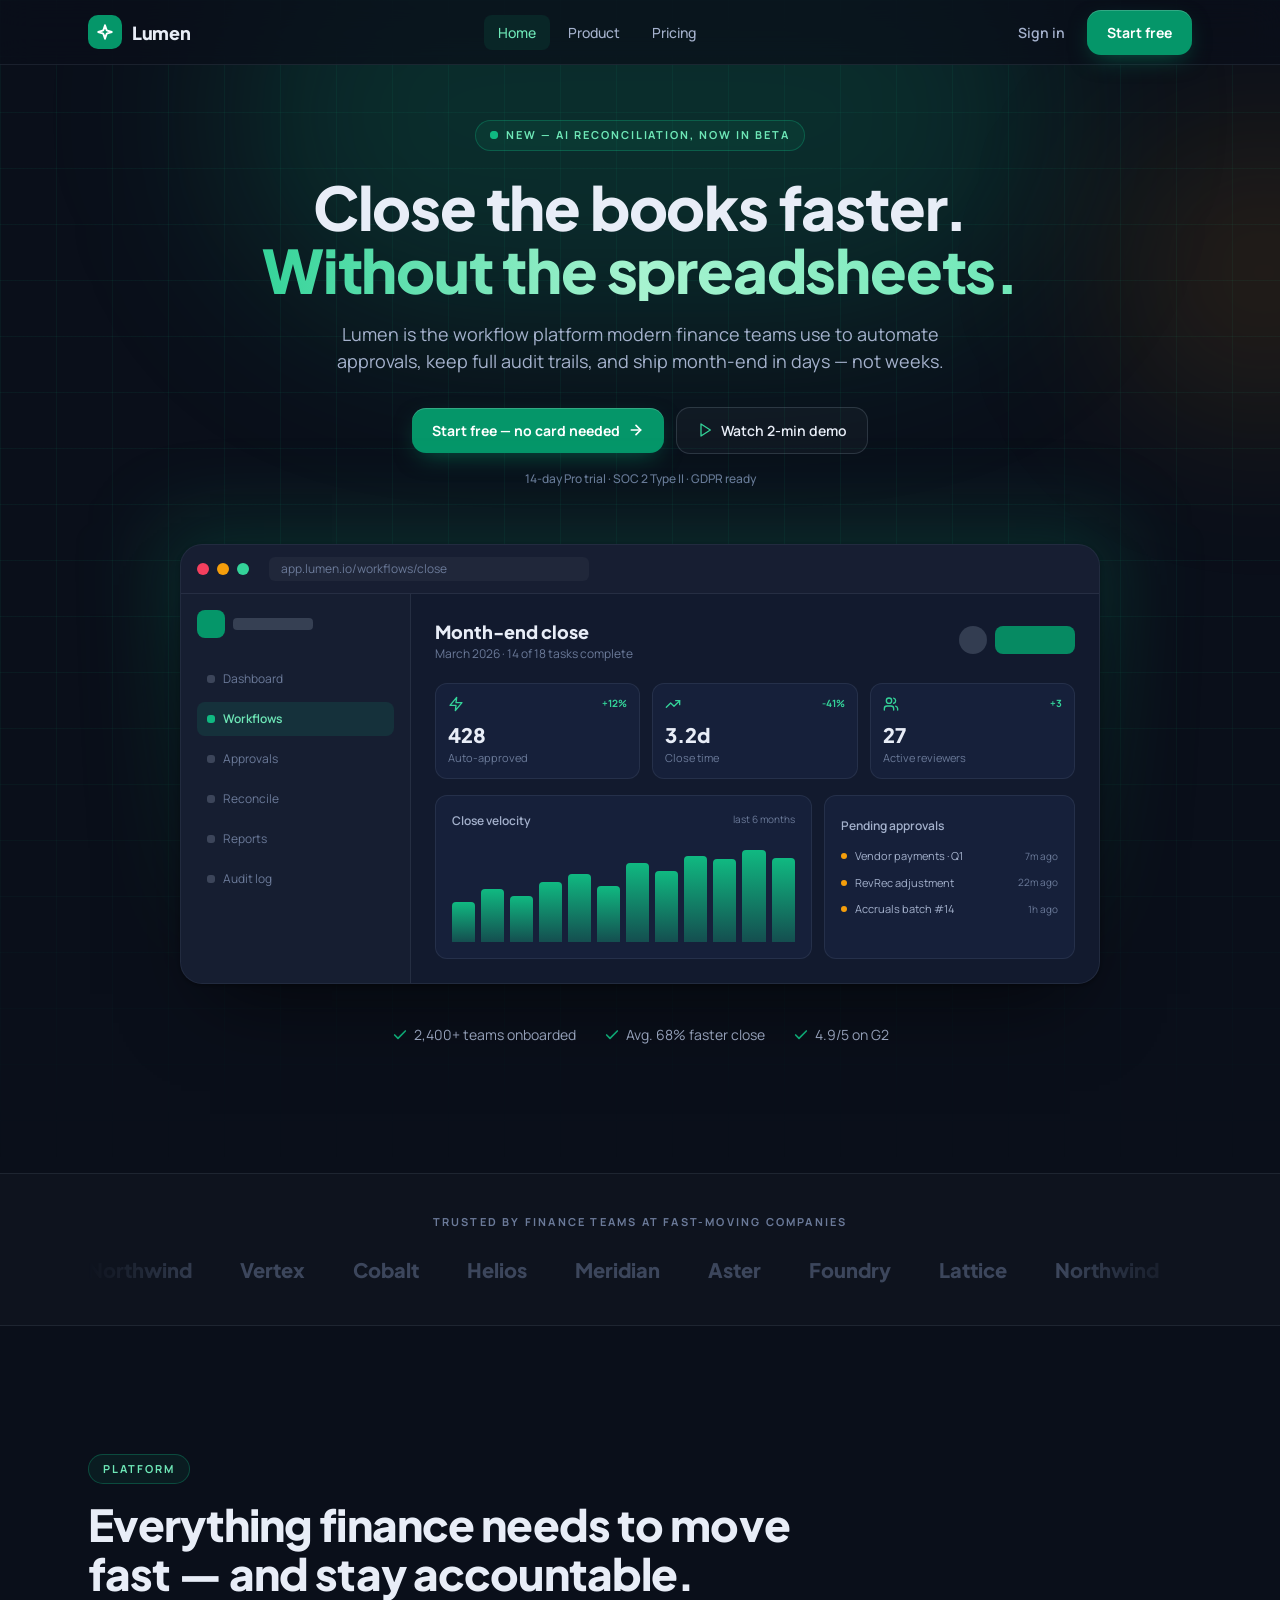
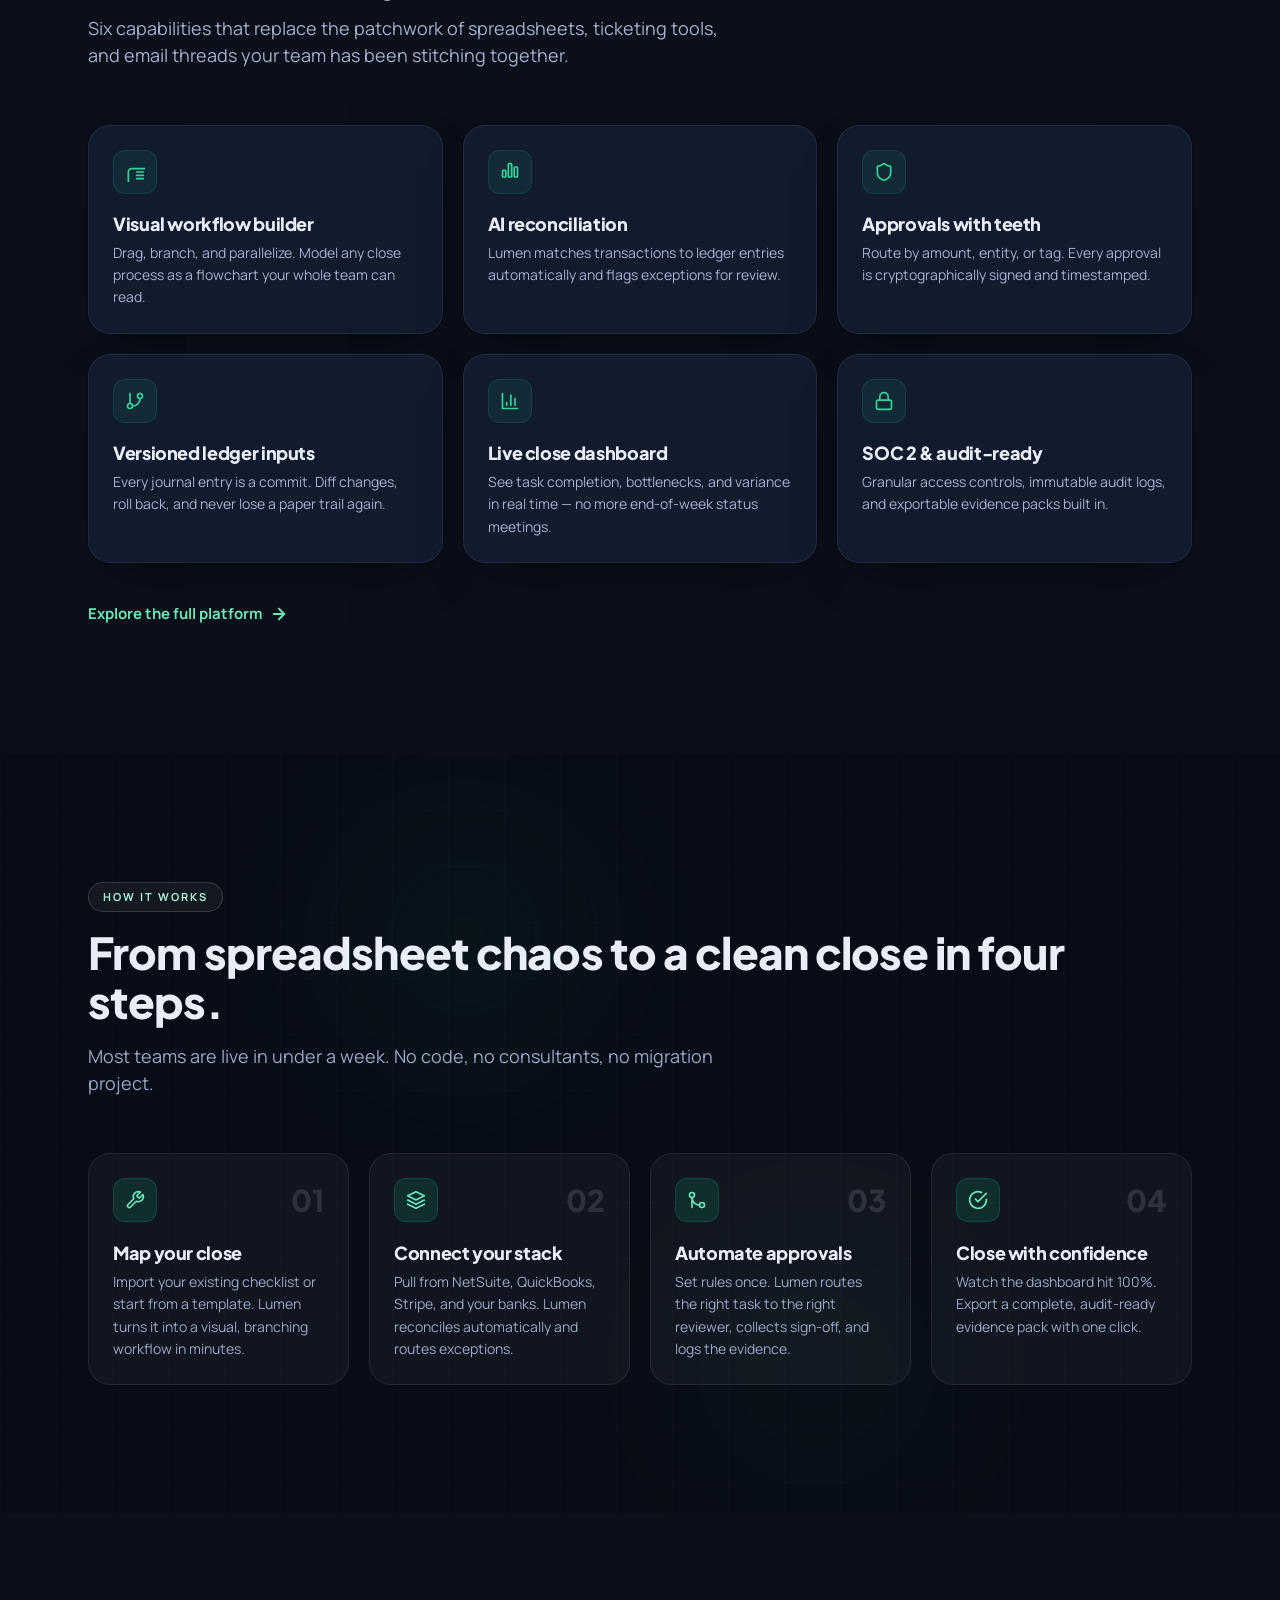
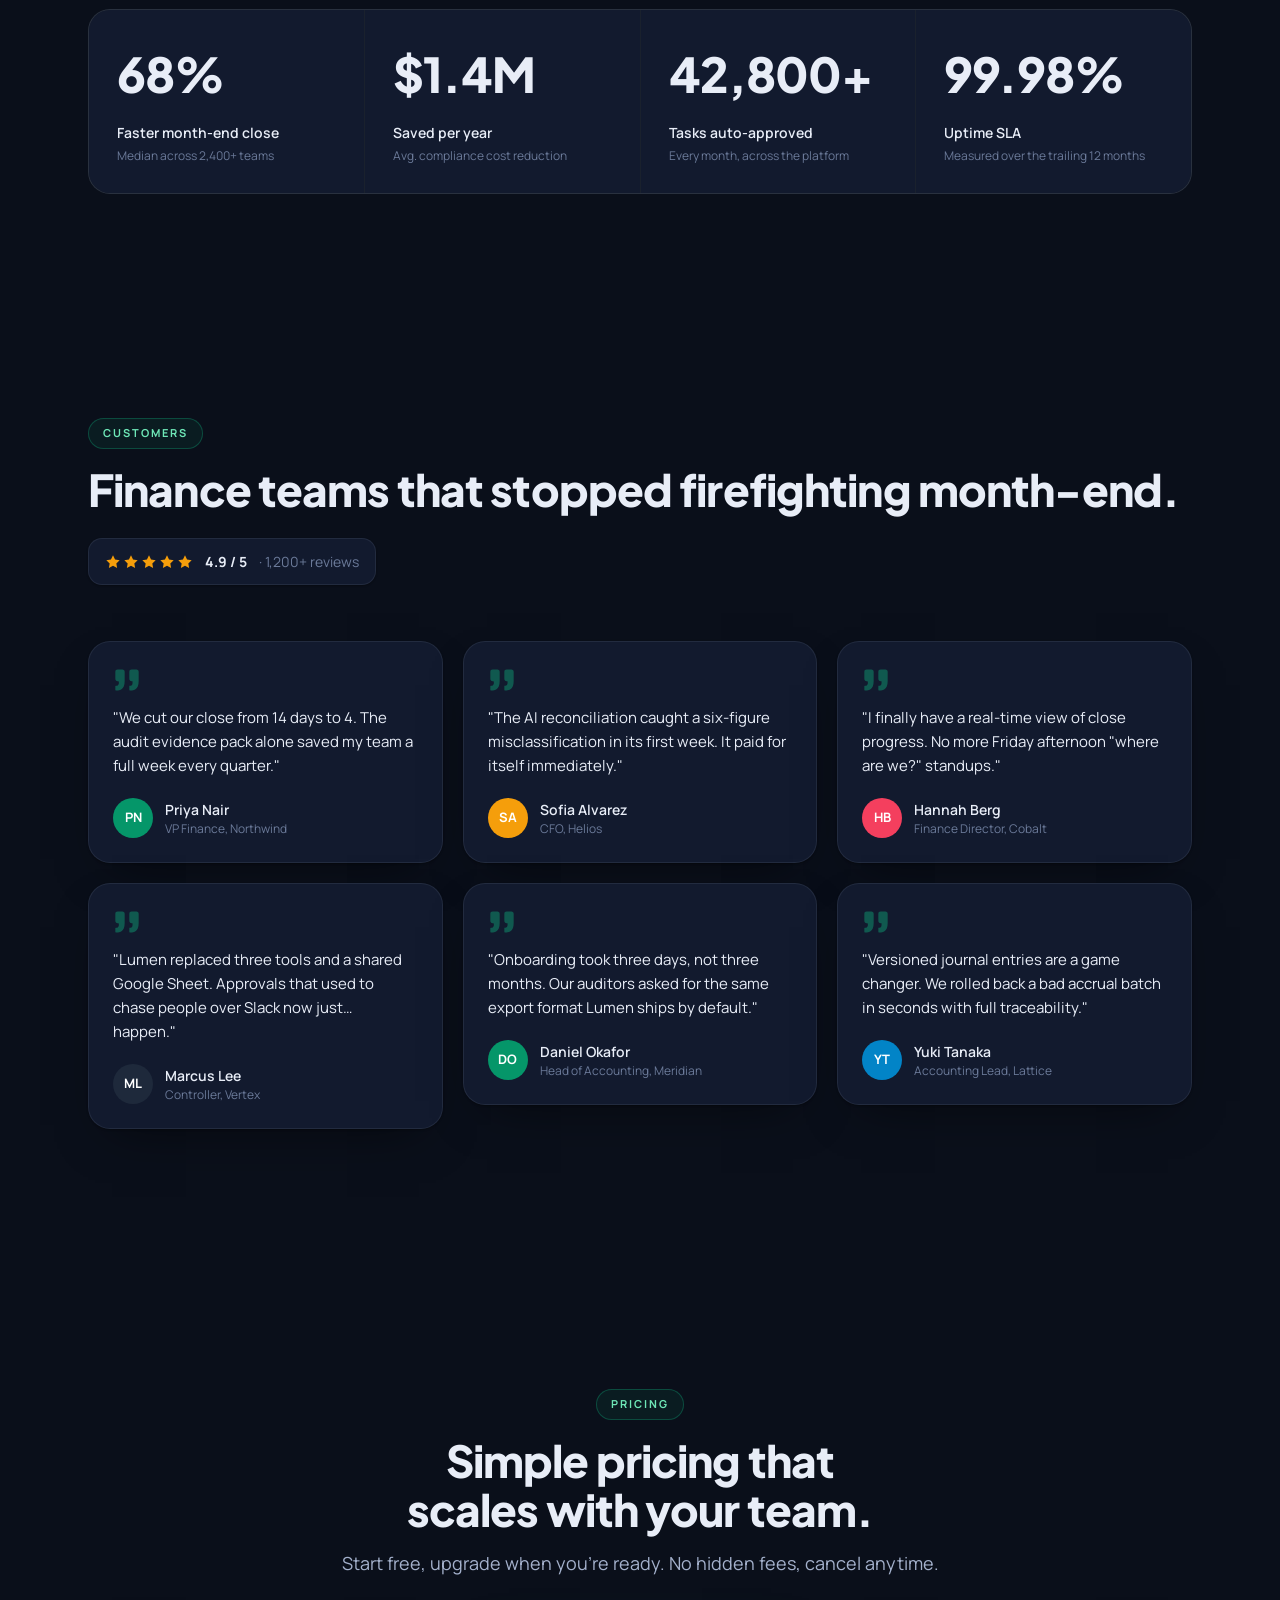
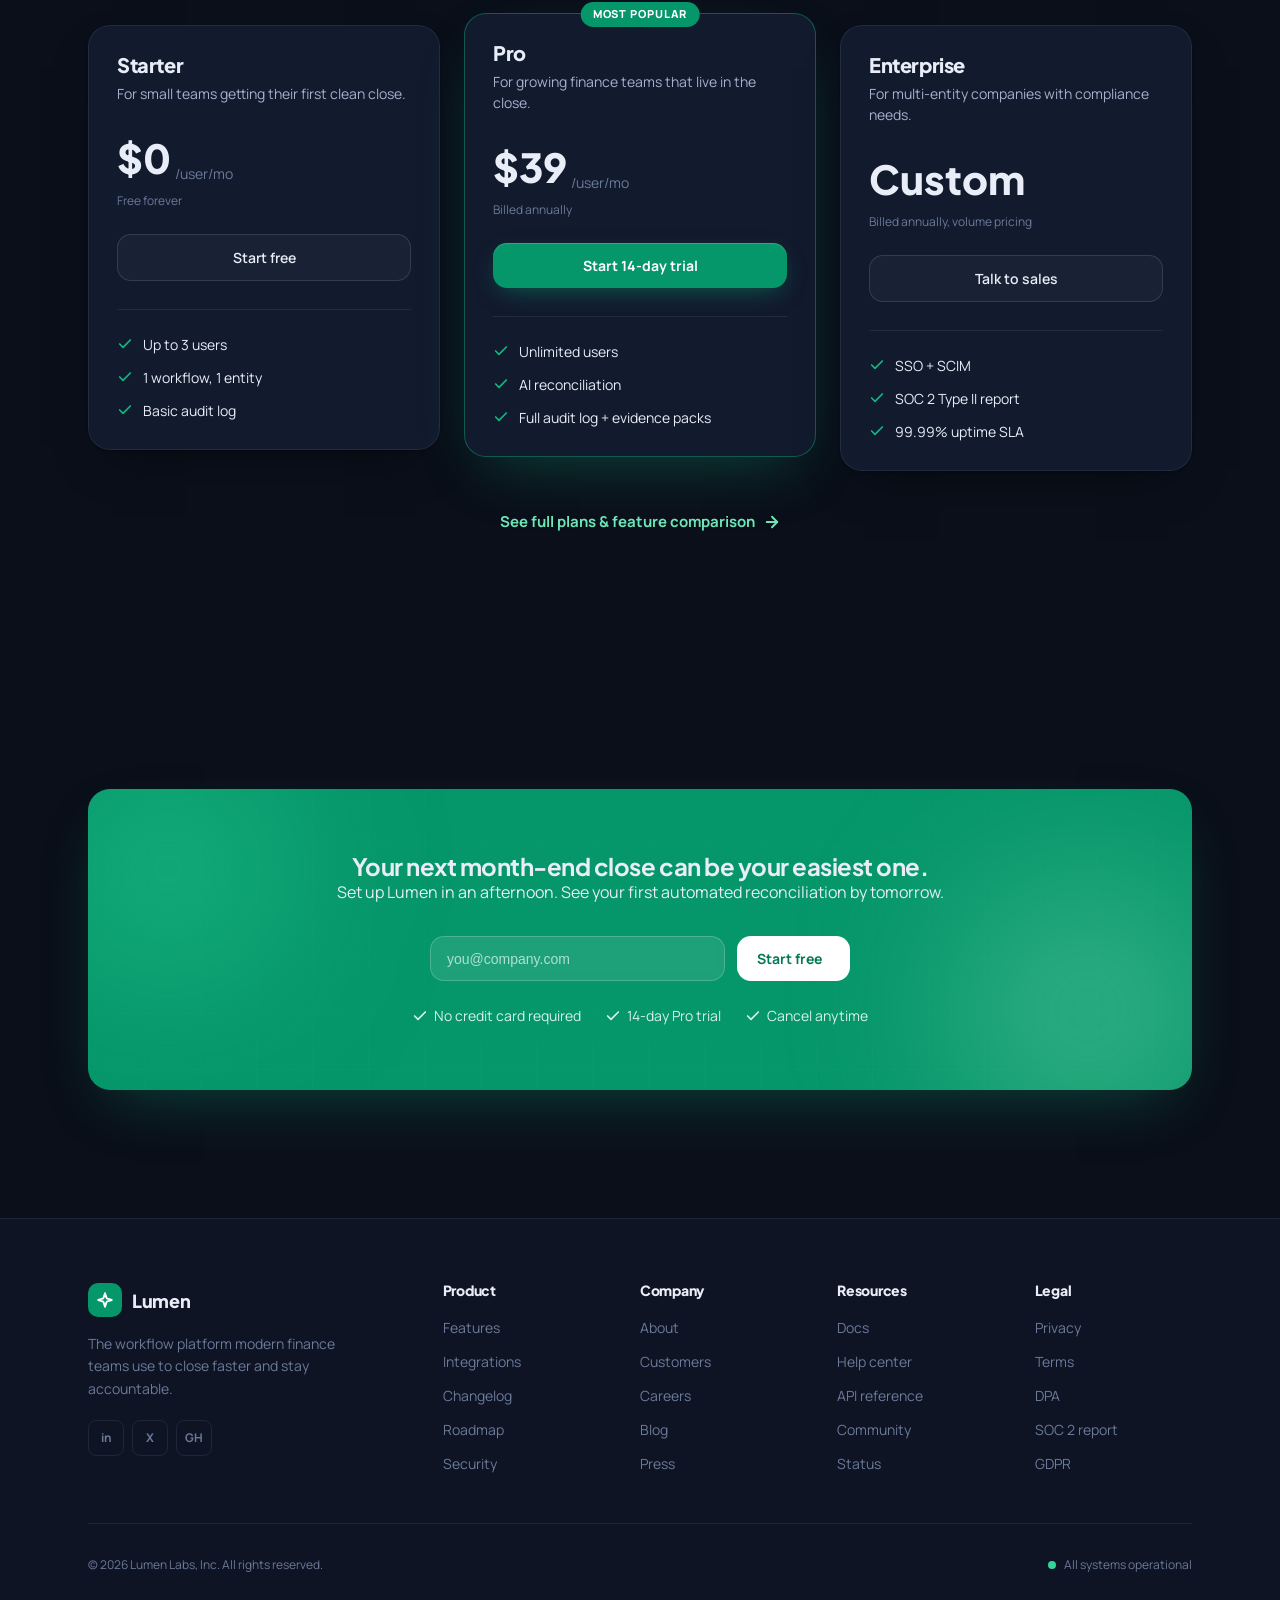
<file: index.html>
<!doctype html>
<html lang="en">
  <head>
    <!-- Google Tag Manager -->
    <script>(function(w,d,s,l,i){w[l]=w[l]||[];w[l].push({'gtm.start':
    new Date().getTime(),event:'gtm.js'});var f=d.getElementsByTagName(s)[0],
    j=d.createElement(s),dl=l!='dataLayer'?'&l='+l:'';j.async=true;j.src=
    'https://www.googletagmanager.com/gtm.js?id='+i+dl;f.parentNode.insertBefore(j,f);
    })(window,document,'script','dataLayer','GTM-N2GSK7MF');</script>
    <!-- End Google Tag Manager -->
    <!-- Google tag (gtag.js) -->
<script async src="https://www.googletagmanager.com/gtag/js?id=G-X6JFVW061M"></script>
<script>
  window.dataLayer = window.dataLayer || [];
  function gtag(){dataLayer.push(arguments);}
  gtag('js', new Date());

  gtag('config', 'G-X6JFVW061M');
</script>
    <meta charset="UTF-8" />
    <meta name="viewport" content="width=device-width, initial-scale=1.0" />
    <title>Lumen — Ship financial workflows at the speed of thought</title>
    <meta name="description" content="Lumen is the workflow platform modern finance teams use to close the books faster, automate approvals, and keep full audit trails — without spreadsheets." />
    <link rel="preconnect" href="https://fonts.googleapis.com" />
    <link rel="preconnect" href="https://fonts.gstatic.com" crossorigin />
    <link href="https://fonts.googleapis.com/css2?family=Plus+Jakarta+Sans:wght@400;500;600;700;800&family=Manrope:wght@400;500;600;700&display=swap" rel="stylesheet" />
    <link rel="stylesheet" href="style.css" />
  </head>
  <body>
    <!-- Google Tag Manager (noscript) -->
    <noscript><iframe src="https://www.googletagmanager.com/ns.html?id=GTM-N2GSK7MF"
    height="0" width="0" style="display:none;visibility:hidden"></iframe></noscript>
    <!-- End Google Tag Manager (noscript) -->
    <!-- ===== Navbar ===== -->
    <header class="navbar" id="navbar">
      <input class="nav-menu-checkbox" type="checkbox" id="navMenu" aria-label="Toggle menu" />
      <div class="container navbar-inner">
        <a href="index.html" class="brand" aria-label="Lumen home">
          <span class="brand-mark">
            <svg xmlns="http://www.w3.org/2000/svg" width="24" height="24" viewBox="0 0 24 24" fill="none" stroke="currentColor" stroke-width="2.5" stroke-linecap="round" stroke-linejoin="round"><path d="m12 3-1.9 5.8a2 2 0 0 1-1.3 1.3L3 12l5.8 1.9a2 2 0 0 1 1.3 1.3L12 21l1.9-5.8a2 2 0 0 1 1.3-1.3L21 12l-5.8-1.9a2 2 0 0 1-1.3-1.3Z"/></svg>
          </span>
          <span class="brand-name">Lumen</span>
        </a>
        <ul class="nav-links">
          <li><a href="index.html" class="active">Home</a></li>
          <li><a href="product.html">Product</a></li>
          <li><a href="pricing.html">Pricing</a></li>
        </ul>
        <div class="nav-cta">
          <a href="#" class="nav-signin">Sign in</a>
          <a href="pricing.html" class="btn-primary">Start free</a>
        </div>
        <label class="nav-toggle" for="navMenu" aria-label="Toggle menu">
          <svg class="icon-menu" xmlns="http://www.w3.org/2000/svg" width="20" height="20" viewBox="0 0 24 24" fill="none" stroke="currentColor" stroke-width="2" stroke-linecap="round" stroke-linejoin="round"><line x1="4" x2="20" y1="12" y2="12"/><line x1="4" x2="20" y1="6" y2="6"/><line x1="4" x2="20" y1="18" y2="18"/></svg>
          <svg class="icon-close" xmlns="http://www.w3.org/2000/svg" width="20" height="20" viewBox="0 0 24 24" fill="none" stroke="currentColor" stroke-width="2" stroke-linecap="round" stroke-linejoin="round"><line x1="18" y1="6" x2="6" y2="18"/><line x1="6" y1="6" x2="18" y2="18"/></svg>
        </label>
      </div>
      <div class="nav-mobile">
        <div class="nav-mobile-inner">
          <a href="index.html" class="m-link active">Home</a>
          <a href="product.html" class="m-link">Product</a>
          <a href="pricing.html" class="m-link">Pricing</a>
          <div class="m-actions">
            <a href="#" class="btn-ghost">Sign in</a>
            <a href="pricing.html" class="btn-primary">Start free</a>
          </div>
        </div>
      </div>
    </header>

    <main>
      <!-- ===== Hero ===== -->
      <section class="hero" id="top">
        <div class="hero-bg">
          <div class="grid-bg"></div>
          <div class="hero-glow-1"></div>
          <div class="hero-glow-2"></div>
        </div>
        <div class="container">
          <div class="hero-content">
            <span class="eyebrow animate-rise"><span class="dot"></span> New — AI reconciliation, now in beta</span>
            <h1 class="animate-rise delay-1">Close the books faster.
              <span class="grad">Without the spreadsheets.</span>
            </h1>
            <p class="lede animate-rise delay-2">Lumen is the workflow platform modern finance teams use to automate approvals, keep full audit trails, and ship month-end in days — not weeks.</p>
            <div class="hero-actions animate-rise delay-3">
              <a href="pricing.html" class="btn-primary">
                Start free — no card needed
                <svg xmlns="http://www.w3.org/2000/svg" width="16" height="16" viewBox="0 0 24 24" fill="none" stroke="currentColor" stroke-width="2.5" stroke-linecap="round" stroke-linejoin="round"><line x1="5" y1="12" x2="19" y2="12"/><polyline points="12 5 19 12 12 19"/></svg>
              </a>
              <a href="product.html" class="btn-ghost">
                <svg xmlns="http://www.w3.org/2000/svg" width="16" height="16" viewBox="0 0 24 24" fill="none" stroke="currentColor" stroke-width="2" stroke-linecap="round" stroke-linejoin="round" style="color:var(--brand-400)"><polygon points="6 3 20 12 6 21 6 3"/></svg>
                Watch 2-min demo
              </a>
            </div>
            <p class="hero-fine animate-rise delay-4">14-day Pro trial · SOC 2 Type II · GDPR ready</p>
          </div>

          <!-- Dashboard mock -->
          <div class="dash-wrap animate-rise delay-4">
            <div class="dash-glow"></div>
            <div class="dashboard">
              <div class="dash-bar">
                <span class="dash-dot r"></span><span class="dash-dot a"></span><span class="dash-dot g"></span>
                <div class="dash-url">app.lumen.io/workflows/close</div>
              </div>
              <div class="dash-body">
                <aside class="dash-side">
                  <div class="brand-mini"><span class="sq"></span><span class="ln"></span></div>
                  <div class="dash-nav">
                    <div class="dash-nav-item"><span class="mk"></span>Dashboard</div>
                    <div class="dash-nav-item active"><span class="mk"></span>Workflows</div>
                    <div class="dash-nav-item"><span class="mk"></span>Approvals</div>
                    <div class="dash-nav-item"><span class="mk"></span>Reconcile</div>
                    <div class="dash-nav-item"><span class="mk"></span>Reports</div>
                    <div class="dash-nav-item"><span class="mk"></span>Audit log</div>
                  </div>
                </aside>
                <div class="dash-main">
                  <div class="dash-head">
                    <div>
                      <div class="ttl">Month-end close</div>
                      <div class="sub">March 2026 · 14 of 18 tasks complete</div>
                    </div>
                    <div style="display:flex;align-items:center;gap:8px">
                      <span class="av"></span><span class="pill"></span>
                    </div>
                  </div>
                  <div class="dash-stats">
                    <div class="dash-stat">
                      <div class="dash-stat-top"><svg xmlns="http://www.w3.org/2000/svg" viewBox="0 0 24 24" fill="none" stroke="currentColor" stroke-width="2" stroke-linecap="round" stroke-linejoin="round"><polygon points="13 2 3 14 12 14 11 22 21 10 12 10 13 2"/></svg><span class="up">+12%</span></div>
                      <div class="val">428</div><div class="lbl">Auto-approved</div>
                    </div>
                    <div class="dash-stat">
                      <div class="dash-stat-top"><svg xmlns="http://www.w3.org/2000/svg" viewBox="0 0 24 24" fill="none" stroke="currentColor" stroke-width="2" stroke-linecap="round" stroke-linejoin="round"><polyline points="22 7 13.5 15.5 8.5 10.5 2 17"/><polyline points="16 7 22 7 22 13"/></svg><span class="up">-41%</span></div>
                      <div class="val">3.2d</div><div class="lbl">Close time</div>
                    </div>
                    <div class="dash-stat">
                      <div class="dash-stat-top"><svg xmlns="http://www.w3.org/2000/svg" viewBox="0 0 24 24" fill="none" stroke="currentColor" stroke-width="2" stroke-linecap="round" stroke-linejoin="round"><path d="M16 21v-2a4 4 0 0 0-4-4H6a4 4 0 0 0-4 4v2"/><circle cx="9" cy="7" r="4"/><path d="M22 21v-2a4 4 0 0 0-3-3.87"/><path d="M16 3.13a4 4 0 0 1 0 7.75"/></svg><span class="up">+3</span></div>
                      <div class="val">27</div><div class="lbl">Active reviewers</div>
                    </div>
                  </div>
                  <div class="dash-grid">
                    <div class="dash-card">
                      <div style="display:flex;justify-content:space-between"><span class="h">Close velocity</span><span class="m">last 6 months</span></div>
                      <div class="mini-chart">
                        <span class="bar" style="height:42%"></span><span class="bar" style="height:55%"></span><span class="bar" style="height:48%"></span><span class="bar" style="height:63%"></span><span class="bar" style="height:71%"></span><span class="bar" style="height:58%"></span><span class="bar" style="height:82%"></span><span class="bar" style="height:74%"></span><span class="bar" style="height:90%"></span><span class="bar" style="height:86%"></span><span class="bar" style="height:96%"></span><span class="bar" style="height:88%"></span>
                      </div>
                    </div>
                    <div class="dash-card">
                      <span class="h">Pending approvals</span>
                      <ul class="dash-list">
                        <li><span class="l"><span class="mk"></span>Vendor payments · Q1</span><span class="w">7m ago</span></li>
                        <li><span class="l"><span class="mk"></span>RevRec adjustment</span><span class="w">22m ago</span></li>
                        <li><span class="l"><span class="mk"></span>Accruals batch #14</span><span class="w">1h ago</span></li>
                      </ul>
                    </div>
                  </div>
                </div>
              </div>
            </div>
          </div>

          <div class="hero-proof animate-rise delay-4">
            <span><svg xmlns="http://www.w3.org/2000/svg" viewBox="0 0 24 24" fill="none" stroke="currentColor" stroke-width="2.5" stroke-linecap="round" stroke-linejoin="round"><polyline points="20 6 9 17 4 12"/></svg> 2,400+ teams onboarded</span>
            <span><svg xmlns="http://www.w3.org/2000/svg" viewBox="0 0 24 24" fill="none" stroke="currentColor" stroke-width="2.5" stroke-linecap="round" stroke-linejoin="round"><polyline points="20 6 9 17 4 12"/></svg> Avg. 68% faster close</span>
            <span><svg xmlns="http://www.w3.org/2000/svg" viewBox="0 0 24 24" fill="none" stroke="currentColor" stroke-width="2.5" stroke-linecap="round" stroke-linejoin="round"><polyline points="20 6 9 17 4 12"/></svg> 4.9/5 on G2</span>
          </div>
        </div>
      </section>

      <!-- ===== Logo cloud ===== -->
      <section class="logos">
        <div class="container">
          <p>Trusted by finance teams at fast-moving companies</p>
          <div class="marquee">
            <div class="marquee-track">
              <span>Northwind</span><span>Vertex</span><span>Cobalt</span><span>Helios</span><span>Meridian</span><span>Aster</span><span>Foundry</span><span>Lattice</span>
              <span>Northwind</span><span>Vertex</span><span>Cobalt</span><span>Helios</span><span>Meridian</span><span>Aster</span><span>Foundry</span><span>Lattice</span>
            </div>
          </div>
        </div>
      </section>

      <!-- ===== Features ===== -->
      <section id="features">
        <div class="container">
          <span class="eyebrow">Platform</span>
          <h2 class="section-title text-balance" style="margin-top:16px">Everything finance needs to move fast — and stay accountable.</h2>
          <p class="section-lede">Six capabilities that replace the patchwork of spreadsheets, ticketing tools, and email threads your team has been stitching together.</p>
          <div class="features-grid">
            <article class="card">
              <div class="card-ic"><svg xmlns="http://www.w3.org/2000/svg" viewBox="0 0 24 24" fill="none" stroke="currentColor" stroke-width="2" stroke-linecap="round" stroke-linejoin="round"><rect width="56" height="40" x="4" y="8" rx="4"/><path d="M14 12h8M14 16h8M14 20h8"/></svg></div>
              <h3>Visual workflow builder</h3>
              <p>Drag, branch, and parallelize. Model any close process as a flowchart your whole team can read.</p>
            </article>
            <article class="card">
              <div class="card-ic"><svg xmlns="http://www.w3.org/2000/svg" viewBox="0 0 24 24" fill="none" stroke="currentColor" stroke-width="2" stroke-linecap="round" stroke-linejoin="round"><rect width="4" height="8" x="3" y="10" rx="1"/><rect width="4" height="16" x="10" y="2" rx="1"/><rect width="4" height="12" x="17" y="6" rx="1"/></svg></div>
              <h3>AI reconciliation</h3>
              <p>Lumen matches transactions to ledger entries automatically and flags exceptions for review.</p>
            </article>
            <article class="card">
              <div class="card-ic"><svg xmlns="http://www.w3.org/2000/svg" viewBox="0 0 24 24" fill="none" stroke="currentColor" stroke-width="2" stroke-linecap="round" stroke-linejoin="round"><path d="M20 13c0 5-3.5 7.5-7.66 8.95a1 1 0 0 1-.67-.01C7.5 20.5 4 18 4 13V6a1 1 0 0 1 1-1c2 0 4.5-1.2 6.24-2.72a1.17 1.17 0 0 1 1.52 0C14.51 3.81 17 5 19 5a1 1 0 0 1 1 1Z"/></svg></div>
              <h3>Approvals with teeth</h3>
              <p>Route by amount, entity, or tag. Every approval is cryptographically signed and timestamped.</p>
            </article>
            <article class="card">
              <div class="card-ic"><svg xmlns="http://www.w3.org/2000/svg" viewBox="0 0 24 24" fill="none" stroke="currentColor" stroke-width="2" stroke-linecap="round" stroke-linejoin="round"><line x1="6" x2="6" y1="3" y2="15"/><circle cx="18" cy="6" r="3"/><circle cx="6" cy="18" r="3"/><path d="M18 9a9 9 0 0 1-9 9"/></svg></div>
              <h3>Versioned ledger inputs</h3>
              <p>Every journal entry is a commit. Diff changes, roll back, and never lose a paper trail again.</p>
            </article>
            <article class="card">
              <div class="card-ic"><svg xmlns="http://www.w3.org/2000/svg" viewBox="0 0 24 24" fill="none" stroke="currentColor" stroke-width="2" stroke-linecap="round" stroke-linejoin="round"><path d="M3 3v18h18"/><path d="M18 17V9"/><path d="M13 17V5"/><path d="M8 17v-3"/></svg></div>
              <h3>Live close dashboard</h3>
              <p>See task completion, bottlenecks, and variance in real time — no more end-of-week status meetings.</p>
            </article>
            <article class="card">
              <div class="card-ic"><svg xmlns="http://www.w3.org/2000/svg" viewBox="0 0 24 24" fill="none" stroke="currentColor" stroke-width="2" stroke-linecap="round" stroke-linejoin="round"><rect width="18" height="11" x="3" y="11" rx="2" ry="2"/><path d="M7 11V7a5 5 0 0 1 10 0v4"/></svg></div>
              <h3>SOC 2 & audit-ready</h3>
              <p>Granular access controls, immutable audit logs, and exportable evidence packs built in.</p>
            </article>
          </div>
          <a href="product.html" class="more-link">Explore the full platform <svg xmlns="http://www.w3.org/2000/svg" viewBox="0 0 24 24" fill="none" stroke="currentColor" stroke-width="2.5" stroke-linecap="round" stroke-linejoin="round"><line x1="5" y1="12" x2="19" y2="12"/><polyline points="12 5 19 12 12 19"/></svg></a>
        </div>
      </section>

      <!-- ===== How it works (preview) ===== -->
      <section id="how" class="how">
        <div class="how-bg"><div class="grid"></div><div class="how-glow-1"></div><div class="how-glow-2"></div></div>
        <div class="container">
          <span class="eyebrow">How it works</span>
          <h2 style="margin-top:16px">From spreadsheet chaos to a clean close in four steps.</h2>
          <p class="section-lede lede">Most teams are live in under a week. No code, no consultants, no migration project.</p>
          <ol class="steps">
            <li class="step">
              <div class="step-top"><span class="step-ic"><svg xmlns="http://www.w3.org/2000/svg" viewBox="0 0 24 24" fill="none" stroke="currentColor" stroke-width="2" stroke-linecap="round" stroke-linejoin="round"><path d="M14.7 6.3a1 1 0 0 0 0 1.4l1.6 1.6a1 1 0 0 0 1.4 0l3.77-3.77a6 6 0 0 1-7.94 7.94l-6.91 6.91a2.12 2.12 0 0 1-3-3l6.91-6.91a6 6 0 0 1 7.94-7.94l-3.76 3.76z"/></svg></span><span class="step-n">01</span></div>
              <h3>Map your close</h3>
              <p>Import your existing checklist or start from a template. Lumen turns it into a visual, branching workflow in minutes.</p>
            </li>
            <li class="step">
              <div class="step-top"><span class="step-ic"><svg xmlns="http://www.w3.org/2000/svg" viewBox="0 0 24 24" fill="none" stroke="currentColor" stroke-width="2" stroke-linecap="round" stroke-linejoin="round"><polygon points="12 2 2 7 12 12 22 7 12 2"/><polyline points="2 17 12 22 22 17"/><polyline points="2 12 12 17 22 12"/></svg></span><span class="step-n">02</span></div>
              <h3>Connect your stack</h3>
              <p>Pull from NetSuite, QuickBooks, Stripe, and your banks. Lumen reconciles automatically and routes exceptions.</p>
            </li>
            <li class="step">
              <div class="step-top"><span class="step-ic"><svg xmlns="http://www.w3.org/2000/svg" viewBox="0 0 24 24" fill="none" stroke="currentColor" stroke-width="2" stroke-linecap="round" stroke-linejoin="round"><circle cx="18" cy="18" r="3"/><circle cx="6" cy="6" r="3"/><path d="M6 21V9a9 9 0 0 0 9 9"/></svg></span><span class="step-n">03</span></div>
              <h3>Automate approvals</h3>
              <p>Set rules once. Lumen routes the right task to the right reviewer, collects sign-off, and logs the evidence.</p>
            </li>
            <li class="step">
              <div class="step-top"><span class="step-ic"><svg xmlns="http://www.w3.org/2000/svg" viewBox="0 0 24 24" fill="none" stroke="currentColor" stroke-width="2" stroke-linecap="round" stroke-linejoin="round"><path d="M22 11.08V12a10 10 0 1 1-5.93-9.14"/><polyline points="22 4 12 14.01 9 11.01"/></svg></span><span class="step-n">04</span></div>
              <h3>Close with confidence</h3>
              <p>Watch the dashboard hit 100%. Export a complete, audit-ready evidence pack with one click.</p>
            </li>
          </ol>
        </div>
      </section>

      <!-- ===== Stats ===== -->
      <section style="padding:96px 0">
        <div class="container">
          <div class="stats-grid">
            <div class="stat"><div class="num">68%</div><div class="lbl">Faster month-end close</div><div class="sub">Median across 2,400+ teams</div></div>
            <div class="stat"><div class="num">$1.4M</div><div class="lbl">Saved per year</div><div class="sub">Avg. compliance cost reduction</div></div>
            <div class="stat"><div class="num">42,800+</div><div class="lbl">Tasks auto-approved</div><div class="sub">Every month, across the platform</div></div>
            <div class="stat"><div class="num">99.98%</div><div class="lbl">Uptime SLA</div><div class="sub">Measured over the trailing 12 months</div></div>
          </div>
        </div>
      </section>

      <!-- ===== Testimonials ===== -->
      <section id="testimonials">
        <div class="container">
          <div class="test-head">
            <div>
              <span class="eyebrow">Customers</span>
              <h2 class="section-title text-balance" style="margin-top:16px">Finance teams that stopped firefighting month-end.</h2>
            </div>
            <div class="rating">
              <div class="stars">
                <svg xmlns="http://www.w3.org/2000/svg" viewBox="0 0 24 24" fill="currentColor"><polygon points="12 2 15.09 8.26 22 9.27 17 14.14 18.18 21.02 12 17.77 5.82 21.02 7 14.14 2 9.27 8.91 8.26 12 2"/></svg>
                <svg xmlns="http://www.w3.org/2000/svg" viewBox="0 0 24 24" fill="currentColor"><polygon points="12 2 15.09 8.26 22 9.27 17 14.14 18.18 21.02 12 17.77 5.82 21.02 7 14.14 2 9.27 8.91 8.26 12 2"/></svg>
                <svg xmlns="http://www.w3.org/2000/svg" viewBox="0 0 24 24" fill="currentColor"><polygon points="12 2 15.09 8.26 22 9.27 17 14.14 18.18 21.02 12 17.77 5.82 21.02 7 14.14 2 9.27 8.91 8.26 12 2"/></svg>
                <svg xmlns="http://www.w3.org/2000/svg" viewBox="0 0 24 24" fill="currentColor"><polygon points="12 2 15.09 8.26 22 9.27 17 14.14 18.18 21.02 12 17.77 5.82 21.02 7 14.14 2 9.27 8.91 8.26 12 2"/></svg>
                <svg xmlns="http://www.w3.org/2000/svg" viewBox="0 0 24 24" fill="currentColor"><polygon points="12 2 15.09 8.26 22 9.27 17 14.14 18.18 21.02 12 17.77 5.82 21.02 7 14.14 2 9.27 8.91 8.26 12 2"/></svg>
              </div>
              <span class="num">4.9 / 5</span><span class="rev">· 1,200+ reviews</span>
            </div>
          </div>
          <div class="test-grid">
            <figure class="test-card">
              <svg class="quote-ic" xmlns="http://www.w3.org/2000/svg" viewBox="0 0 24 24" fill="currentColor"><path d="M3 21c3 0 7-1 7-8V5c0-1.25-.756-2.017-2-2H4c-1.25 0-2 .75-2 1.972V11c0 1.25.75 2 2 2 1 0 1 0 1 1v1c0 1-1 2-2 2s-1 .008-1 1.031V20c0 1 0 1 1 1z"/><path d="M15 21c3 0 7-1 7-8V5c0-1.25-.757-2.017-2-2h-4c-1.25 0-2 .75-2 1.972V11c0 1.25.75 2 2 2h.75c0 2.25.25 4-2.75 4v3c0 1 0 1 1 1z"/></svg>
              <blockquote>"We cut our close from 14 days to 4. The audit evidence pack alone saved my team a full week every quarter."</blockquote>
              <figcaption class="test-fig"><span class="test-av" style="background:#059669">PN</span><div><div class="test-name">Priya Nair</div><div class="test-role">VP Finance, Northwind</div></div></figcaption>
            </figure>
            <figure class="test-card">
              <svg class="quote-ic" xmlns="http://www.w3.org/2000/svg" viewBox="0 0 24 24" fill="currentColor"><path d="M3 21c3 0 7-1 7-8V5c0-1.25-.756-2.017-2-2H4c-1.25 0-2 .75-2 1.972V11c0 1.25.75 2 2 2 1 0 1 0 1 1v1c0 1-1 2-2 2s-1 .008-1 1.031V20c0 1 0 1 1 1z"/><path d="M15 21c3 0 7-1 7-8V5c0-1.25-.757-2.017-2-2h-4c-1.25 0-2 .75-2 1.972V11c0 1.25.75 2 2 2h.75c0 2.25.25 4-2.75 4v3c0 1 0 1 1 1z"/></svg>
              <blockquote>"Lumen replaced three tools and a shared Google Sheet. Approvals that used to chase people over Slack now just… happen."</blockquote>
              <figcaption class="test-fig"><span class="test-av" style="background:#1e293b">ML</span><div><div class="test-name">Marcus Lee</div><div class="test-role">Controller, Vertex</div></div></figcaption>
            </figure>
            <figure class="test-card">
              <svg class="quote-ic" xmlns="http://www.w3.org/2000/svg" viewBox="0 0 24 24" fill="currentColor"><path d="M3 21c3 0 7-1 7-8V5c0-1.25-.756-2.017-2-2H4c-1.25 0-2 .75-2 1.972V11c0 1.25.75 2 2 2 1 0 1 0 1 1v1c0 1-1 2-2 2s-1 .008-1 1.031V20c0 1 0 1 1 1z"/><path d="M15 21c3 0 7-1 7-8V5c0-1.25-.757-2.017-2-2h-4c-1.25 0-2 .75-2 1.972V11c0 1.25.75 2 2 2h.75c0 2.25.25 4-2.75 4v3c0 1 0 1 1 1z"/></svg>
              <blockquote>"The AI reconciliation caught a six-figure misclassification in its first week. It paid for itself immediately."</blockquote>
              <figcaption class="test-fig"><span class="test-av" style="background:#f59e0b">SA</span><div><div class="test-name">Sofia Alvarez</div><div class="test-role">CFO, Helios</div></div></figcaption>
            </figure>
            <figure class="test-card">
              <svg class="quote-ic" xmlns="http://www.w3.org/2000/svg" viewBox="0 0 24 24" fill="currentColor"><path d="M3 21c3 0 7-1 7-8V5c0-1.25-.756-2.017-2-2H4c-1.25 0-2 .75-2 1.972V11c0 1.25.75 2 2 2 1 0 1 0 1 1v1c0 1-1 2-2 2s-1 .008-1 1.031V20c0 1 0 1 1 1z"/><path d="M15 21c3 0 7-1 7-8V5c0-1.25-.757-2.017-2-2h-4c-1.25 0-2 .75-2 1.972V11c0 1.25.75 2 2 2h.75c0 2.25.25 4-2.75 4v3c0 1 0 1 1 1z"/></svg>
              <blockquote>"Onboarding took three days, not three months. Our auditors asked for the same export format Lumen ships by default."</blockquote>
              <figcaption class="test-fig"><span class="test-av" style="background:#059669">DO</span><div><div class="test-name">Daniel Okafor</div><div class="test-role">Head of Accounting, Meridian</div></div></figcaption>
            </figure>
            <figure class="test-card">
              <svg class="quote-ic" xmlns="http://www.w3.org/2000/svg" viewBox="0 0 24 24" fill="currentColor"><path d="M3 21c3 0 7-1 7-8V5c0-1.25-.756-2.017-2-2H4c-1.25 0-2 .75-2 1.972V11c0 1.25.75 2 2 2 1 0 1 0 1 1v1c0 1-1 2-2 2s-1 .008-1 1.031V20c0 1 0 1 1 1z"/><path d="M15 21c3 0 7-1 7-8V5c0-1.25-.757-2.017-2-2h-4c-1.25 0-2 .75-2 1.972V11c0 1.25.75 2 2 2h.75c0 2.25.25 4-2.75 4v3c0 1 0 1 1 1z"/></svg>
              <blockquote>"I finally have a real-time view of close progress. No more Friday afternoon "where are we?" standups."</blockquote>
              <figcaption class="test-fig"><span class="test-av" style="background:#f43f5e">HB</span><div><div class="test-name">Hannah Berg</div><div class="test-role">Finance Director, Cobalt</div></div></figcaption>
            </figure>
            <figure class="test-card">
              <svg class="quote-ic" xmlns="http://www.w3.org/2000/svg" viewBox="0 0 24 24" fill="currentColor"><path d="M3 21c3 0 7-1 7-8V5c0-1.25-.756-2.017-2-2H4c-1.25 0-2 .75-2 1.972V11c0 1.25.75 2 2 2 1 0 1 0 1 1v1c0 1-1 2-2 2s-1 .008-1 1.031V20c0 1 0 1 1 1z"/><path d="M15 21c3 0 7-1 7-8V5c0-1.25-.757-2.017-2-2h-4c-1.25 0-2 .75-2 1.972V11c0 1.25.75 2 2 2h.75c0 2.25.25 4-2.75 4v3c0 1 0 1 1 1z"/></svg>
              <blockquote>"Versioned journal entries are a game changer. We rolled back a bad accrual batch in seconds with full traceability."</blockquote>
              <figcaption class="test-fig"><span class="test-av" style="background:#0284c7">YT</span><div><div class="test-name">Yuki Tanaka</div><div class="test-role">Accounting Lead, Lattice</div></div></figcaption>
            </figure>
          </div>
        </div>
      </section>

      <!-- ===== Pricing preview ===== -->
      <section id="pricing">
        <div class="container">
          <div class="pricing-head">
            <span class="eyebrow">Pricing</span>
            <h2 class="section-title text-balance" style="margin-top:16px">Simple pricing that scales with your team.</h2>
            <p class="section-lede">Start free, upgrade when you're ready. No hidden fees, cancel anytime.</p>
          </div>
          <div class="plans" style="margin-top:48px">
            <div class="plan">
              <h3>Starter</h3>
              <p class="tag">For small teams getting their first clean close.</p>
              <div class="plan-price"><span class="amt">$0</span><span class="per">/user/mo</span></div>
              <p class="bill">Free forever</p>
              <a href="pricing.html" class="btn-ghost">Start free</a>
              <ul class="plan-feat">
                <li><svg xmlns="http://www.w3.org/2000/svg" viewBox="0 0 24 24" fill="none" stroke="currentColor" stroke-width="2.5" stroke-linecap="round" stroke-linejoin="round"><polyline points="20 6 9 17 4 12"/></svg> Up to 3 users</li>
                <li><svg xmlns="http://www.w3.org/2000/svg" viewBox="0 0 24 24" fill="none" stroke="currentColor" stroke-width="2.5" stroke-linecap="round" stroke-linejoin="round"><polyline points="20 6 9 17 4 12"/></svg> 1 workflow, 1 entity</li>
                <li><svg xmlns="http://www.w3.org/2000/svg" viewBox="0 0 24 24" fill="none" stroke="currentColor" stroke-width="2.5" stroke-linecap="round" stroke-linejoin="round"><polyline points="20 6 9 17 4 12"/></svg> Basic audit log</li>
              </ul>
            </div>
            <div class="plan highlight">
              <span class="plan-badge">Most popular</span>
              <h3>Pro</h3>
              <p class="tag">For growing finance teams that live in the close.</p>
              <div class="plan-price"><span class="amt">$39</span><span class="per">/user/mo</span></div>
              <p class="bill">Billed annually</p>
              <a href="pricing.html" class="btn-primary">Start 14-day trial</a>
              <ul class="plan-feat">
                <li><svg xmlns="http://www.w3.org/2000/svg" viewBox="0 0 24 24" fill="none" stroke="currentColor" stroke-width="2.5" stroke-linecap="round" stroke-linejoin="round"><polyline points="20 6 9 17 4 12"/></svg> Unlimited users</li>
                <li><svg xmlns="http://www.w3.org/2000/svg" viewBox="0 0 24 24" fill="none" stroke="currentColor" stroke-width="2.5" stroke-linecap="round" stroke-linejoin="round"><polyline points="20 6 9 17 4 12"/></svg> AI reconciliation</li>
                <li><svg xmlns="http://www.w3.org/2000/svg" viewBox="0 0 24 24" fill="none" stroke="currentColor" stroke-width="2.5" stroke-linecap="round" stroke-linejoin="round"><polyline points="20 6 9 17 4 12"/></svg> Full audit log + evidence packs</li>
              </ul>
            </div>
            <div class="plan">
              <h3>Enterprise</h3>
              <p class="tag">For multi-entity companies with compliance needs.</p>
              <div class="plan-price"><span class="amt">Custom</span></div>
              <p class="bill">Billed annually, volume pricing</p>
              <a href="pricing.html" class="btn-ghost">Talk to sales</a>
              <ul class="plan-feat">
                <li><svg xmlns="http://www.w3.org/2000/svg" viewBox="0 0 24 24" fill="none" stroke="currentColor" stroke-width="2.5" stroke-linecap="round" stroke-linejoin="round"><polyline points="20 6 9 17 4 12"/></svg> SSO + SCIM</li>
                <li><svg xmlns="http://www.w3.org/2000/svg" viewBox="0 0 24 24" fill="none" stroke="currentColor" stroke-width="2.5" stroke-linecap="round" stroke-linejoin="round"><polyline points="20 6 9 17 4 12"/></svg> SOC 2 Type II report</li>
                <li><svg xmlns="http://www.w3.org/2000/svg" viewBox="0 0 24 24" fill="none" stroke="currentColor" stroke-width="2.5" stroke-linecap="round" stroke-linejoin="round"><polyline points="20 6 9 17 4 12"/></svg> 99.99% uptime SLA</li>
              </ul>
            </div>
          </div>
          <a href="pricing.html" class="more-link" style="display:flex;justify-content:center;margin-top:40px">See full plans & feature comparison <svg xmlns="http://www.w3.org/2000/svg" viewBox="0 0 24 24" fill="none" stroke="currentColor" stroke-width="2.5" stroke-linecap="round" stroke-linejoin="round"><line x1="5" y1="12" x2="19" y2="12"/><polyline points="12 5 19 12 12 19"/></svg></a>
        </div>
      </section>

      <!-- ===== CTA ===== -->
      <section id="cta">
        <div class="container">
          <div class="cta-card">
            <div class="cta-bg"><div class="grid"></div><div class="cta-glow-1"></div><div class="cta-glow-2"></div></div>
            <div class="cta-inner">
              <h2 class="text-balance">Your next month-end close can be your easiest one.</h2>
              <p class="text-balance">Set up Lumen in an afternoon. See your first automated reconciliation by tomorrow.</p>
              <form class="cta-form" action="#">
                <input type="email" required placeholder="you@company.com" aria-label="Work email" />
                <button type="submit">Start free <svg xmlns="http://www.w3.org/2000/svg" width="16" height="16" viewBox="0 0 24 24" fill="none" stroke="currentColor" stroke-width="2.5" stroke-linecap="round" stroke-linejoin="round"><line x1="5" y1="12" x2="19" y2="12"/><polyline points="12 5 19 12 12 19"/></svg></button>
              </form>
              <div class="cta-trust">
                <span><svg xmlns="http://www.w3.org/2000/svg" viewBox="0 0 24 24" fill="none" stroke="currentColor" stroke-width="2.5" stroke-linecap="round" stroke-linejoin="round"><polyline points="20 6 9 17 4 12"/></svg> No credit card required</span>
                <span><svg xmlns="http://www.w3.org/2000/svg" viewBox="0 0 24 24" fill="none" stroke="currentColor" stroke-width="2.5" stroke-linecap="round" stroke-linejoin="round"><polyline points="20 6 9 17 4 12"/></svg> 14-day Pro trial</span>
                <span><svg xmlns="http://www.w3.org/2000/svg" viewBox="0 0 24 24" fill="none" stroke="currentColor" stroke-width="2.5" stroke-linecap="round" stroke-linejoin="round"><polyline points="20 6 9 17 4 12"/></svg> Cancel anytime</span>
              </div>
            </div>
          </div>
        </div>
      </section>
    </main>

    <!-- ===== Footer ===== -->
    <footer class="footer">
      <div class="container">
        <div class="footer-grid">
          <div class="footer-brand">
            <a href="index.html" class="brand">
              <span class="brand-mark"><svg xmlns="http://www.w3.org/2000/svg" width="24" height="24" viewBox="0 0 24 24" fill="none" stroke="currentColor" stroke-width="2.5" stroke-linecap="round" stroke-linejoin="round"><path d="m12 3-1.9 5.8a2 2 0 0 1-1.3 1.3L3 12l5.8 1.9a2 2 0 0 1 1.3 1.3L12 21l1.9-5.8a2 2 0 0 1 1.3-1.3L21 12l-5.8-1.9a2 2 0 0 1-1.3-1.3Z"/></svg></span>
              <span class="brand-name">Lumen</span>
            </a>
            <p>The workflow platform modern finance teams use to close faster and stay accountable.</p>
            <div class="footer-social"><a href="#" aria-label="LinkedIn">in</a><a href="#" aria-label="X">X</a><a href="#" aria-label="GitHub">GH</a></div>
          </div>
          <div class="footer-col"><h3>Product</h3><ul><li><a href="product.html">Features</a></li><li><a href="product.html">Integrations</a></li><li><a href="#">Changelog</a></li><li><a href="#">Roadmap</a></li><li><a href="product.html">Security</a></li></ul></div>
          <div class="footer-col"><h3>Company</h3><ul><li><a href="#">About</a></li><li><a href="#">Customers</a></li><li><a href="#">Careers</a></li><li><a href="#">Blog</a></li><li><a href="#">Press</a></li></ul></div>
          <div class="footer-col"><h3>Resources</h3><ul><li><a href="#">Docs</a></li><li><a href="#">Help center</a></li><li><a href="#">API reference</a></li><li><a href="#">Community</a></li><li><a href="#">Status</a></li></ul></div>
          <div class="footer-col"><h3>Legal</h3><ul><li><a href="#">Privacy</a></li><li><a href="#">Terms</a></li><li><a href="#">DPA</a></li><li><a href="#">SOC 2 report</a></li><li><a href="#">GDPR</a></li></ul></div>
        </div>
        <div class="footer-bottom">
          <p>© 2026 Lumen Labs, Inc. All rights reserved.</p>
          <div class="footer-status"><span class="dot"></span> All systems operational</div>
        </div>
      </div>
    </footer>

  </body>
</html>
</file>
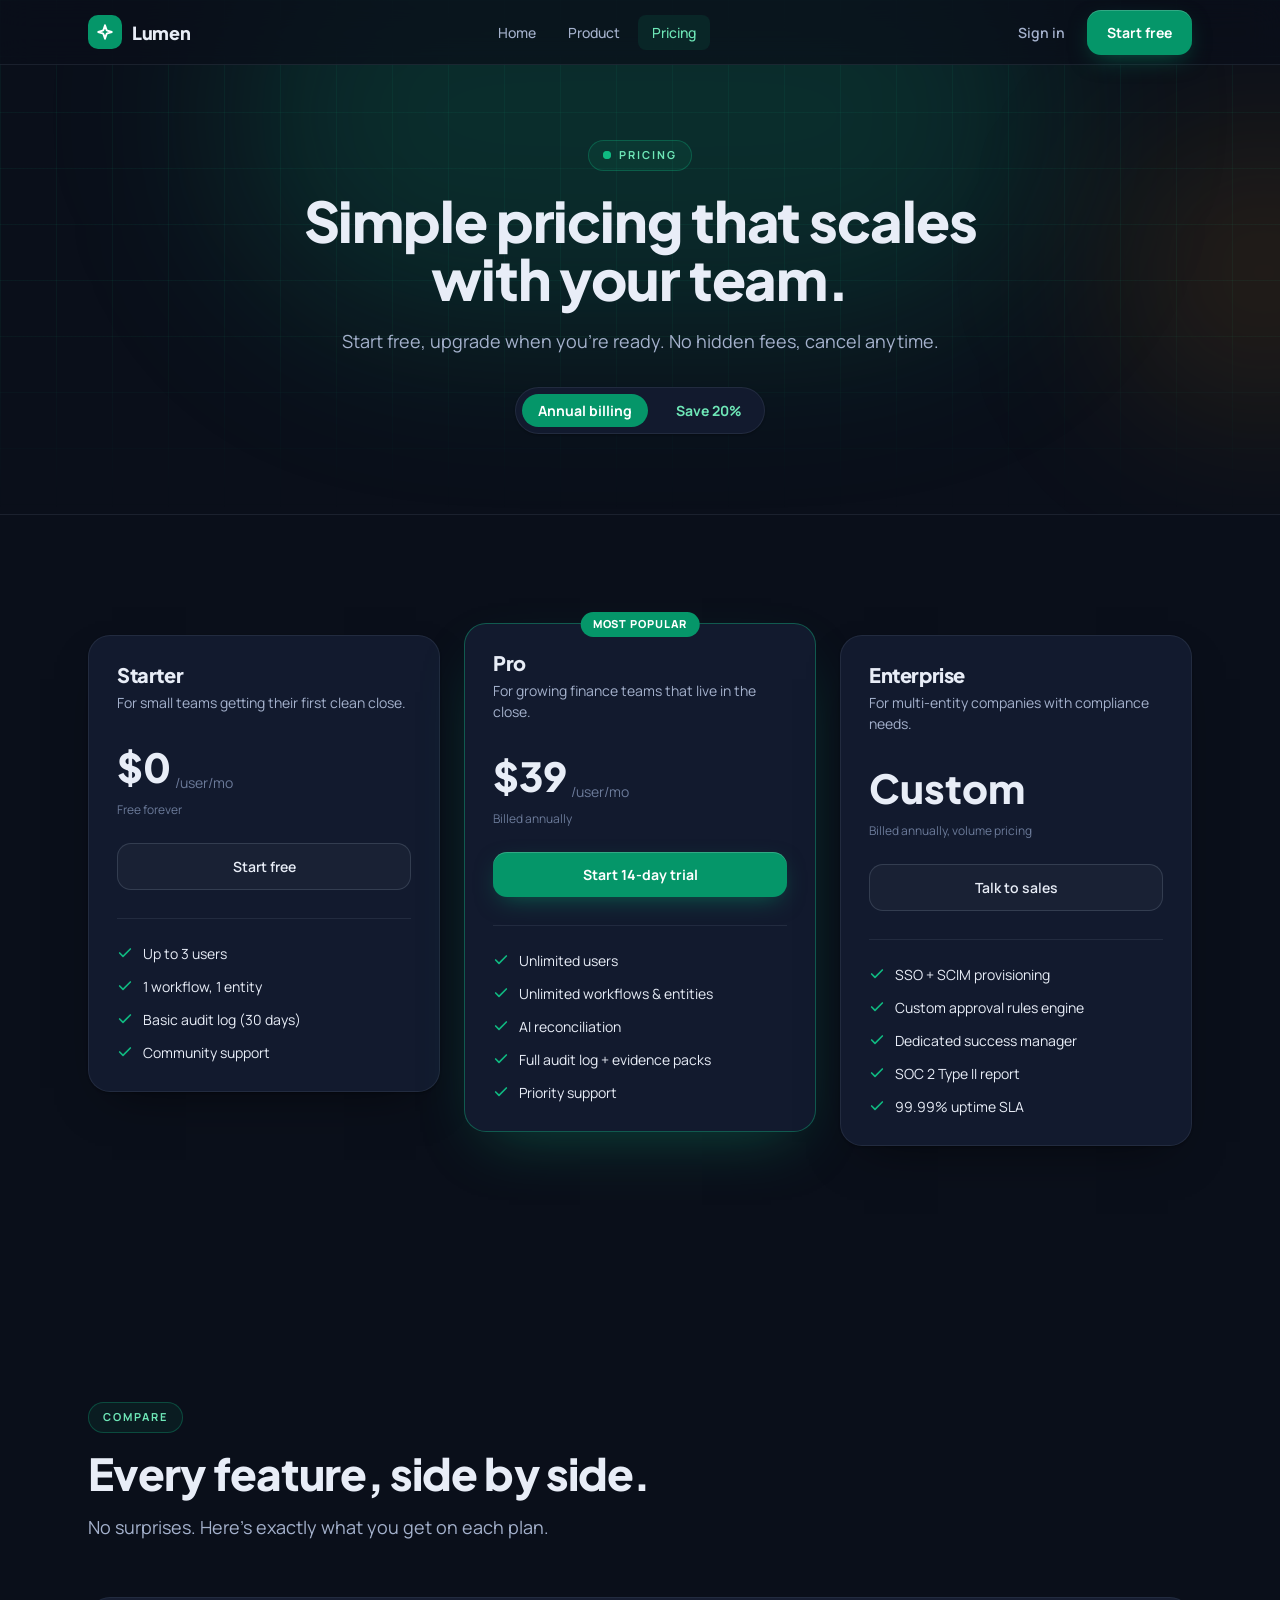
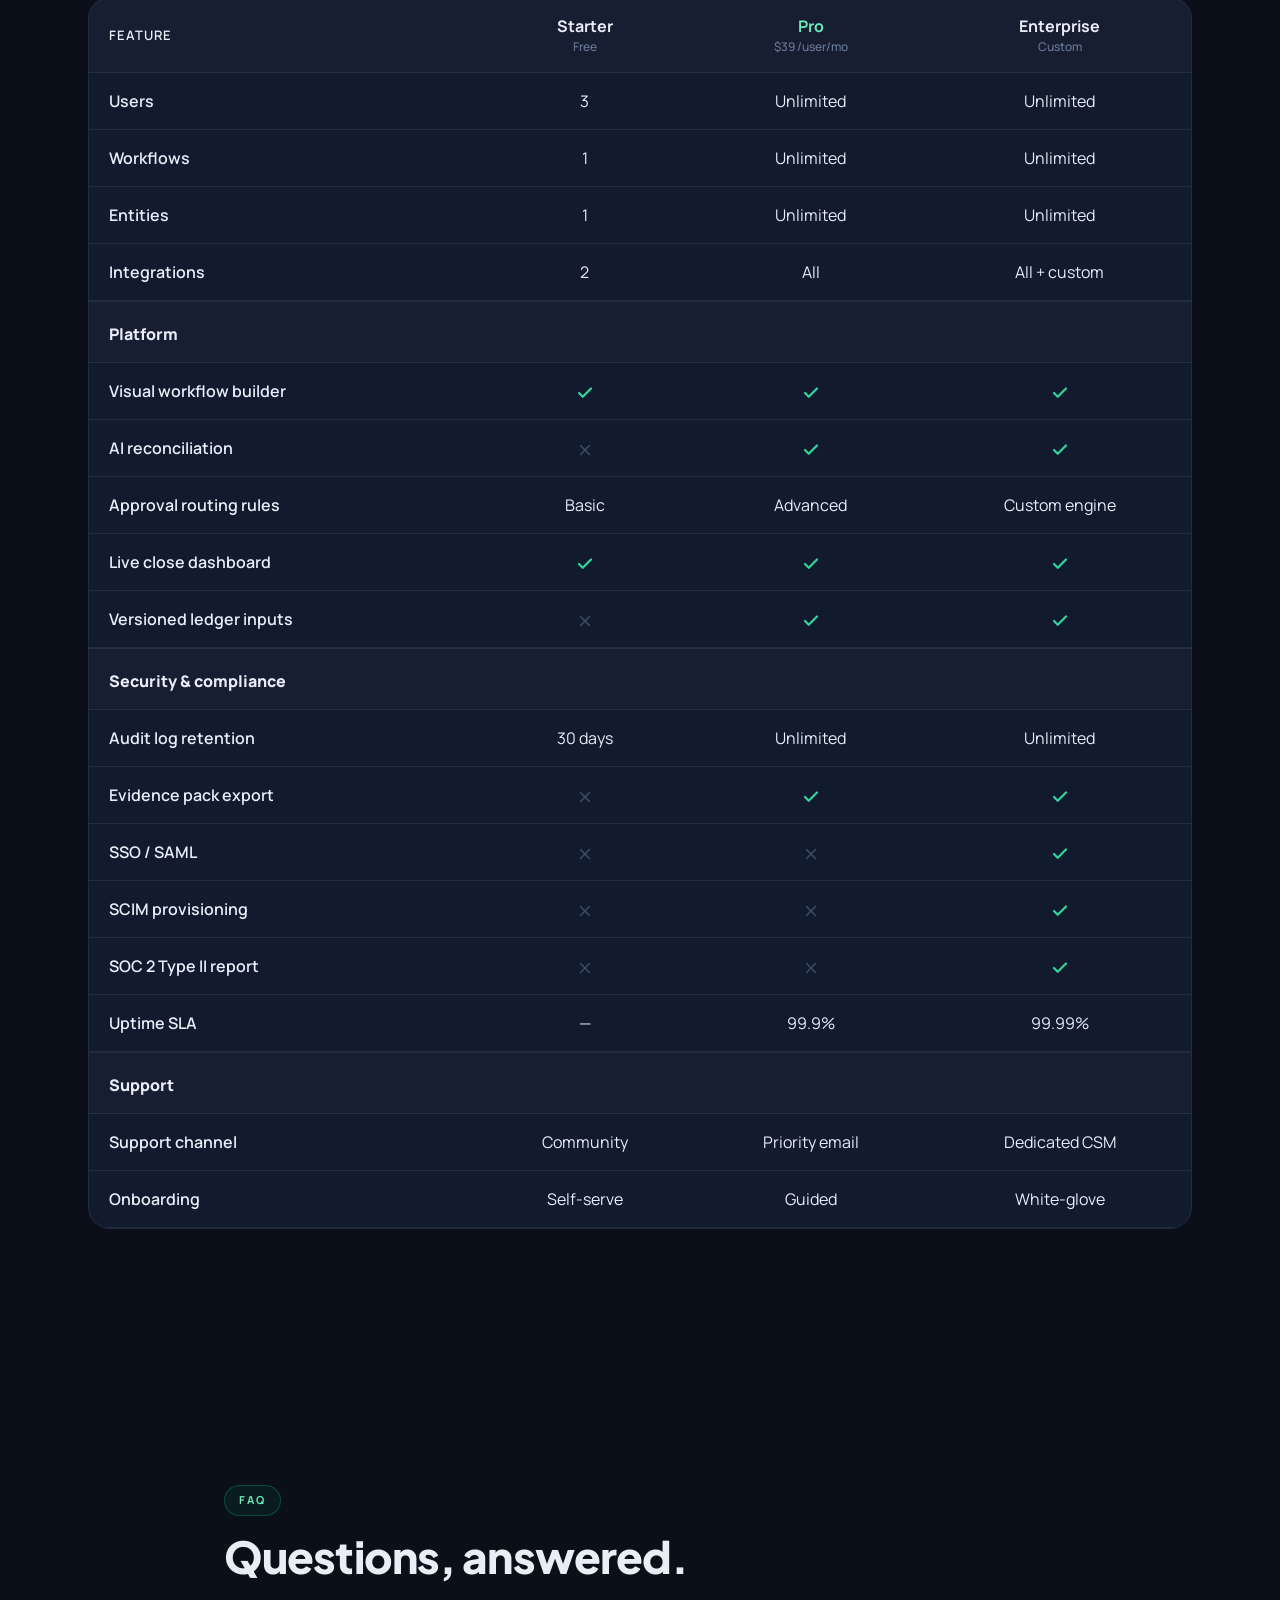
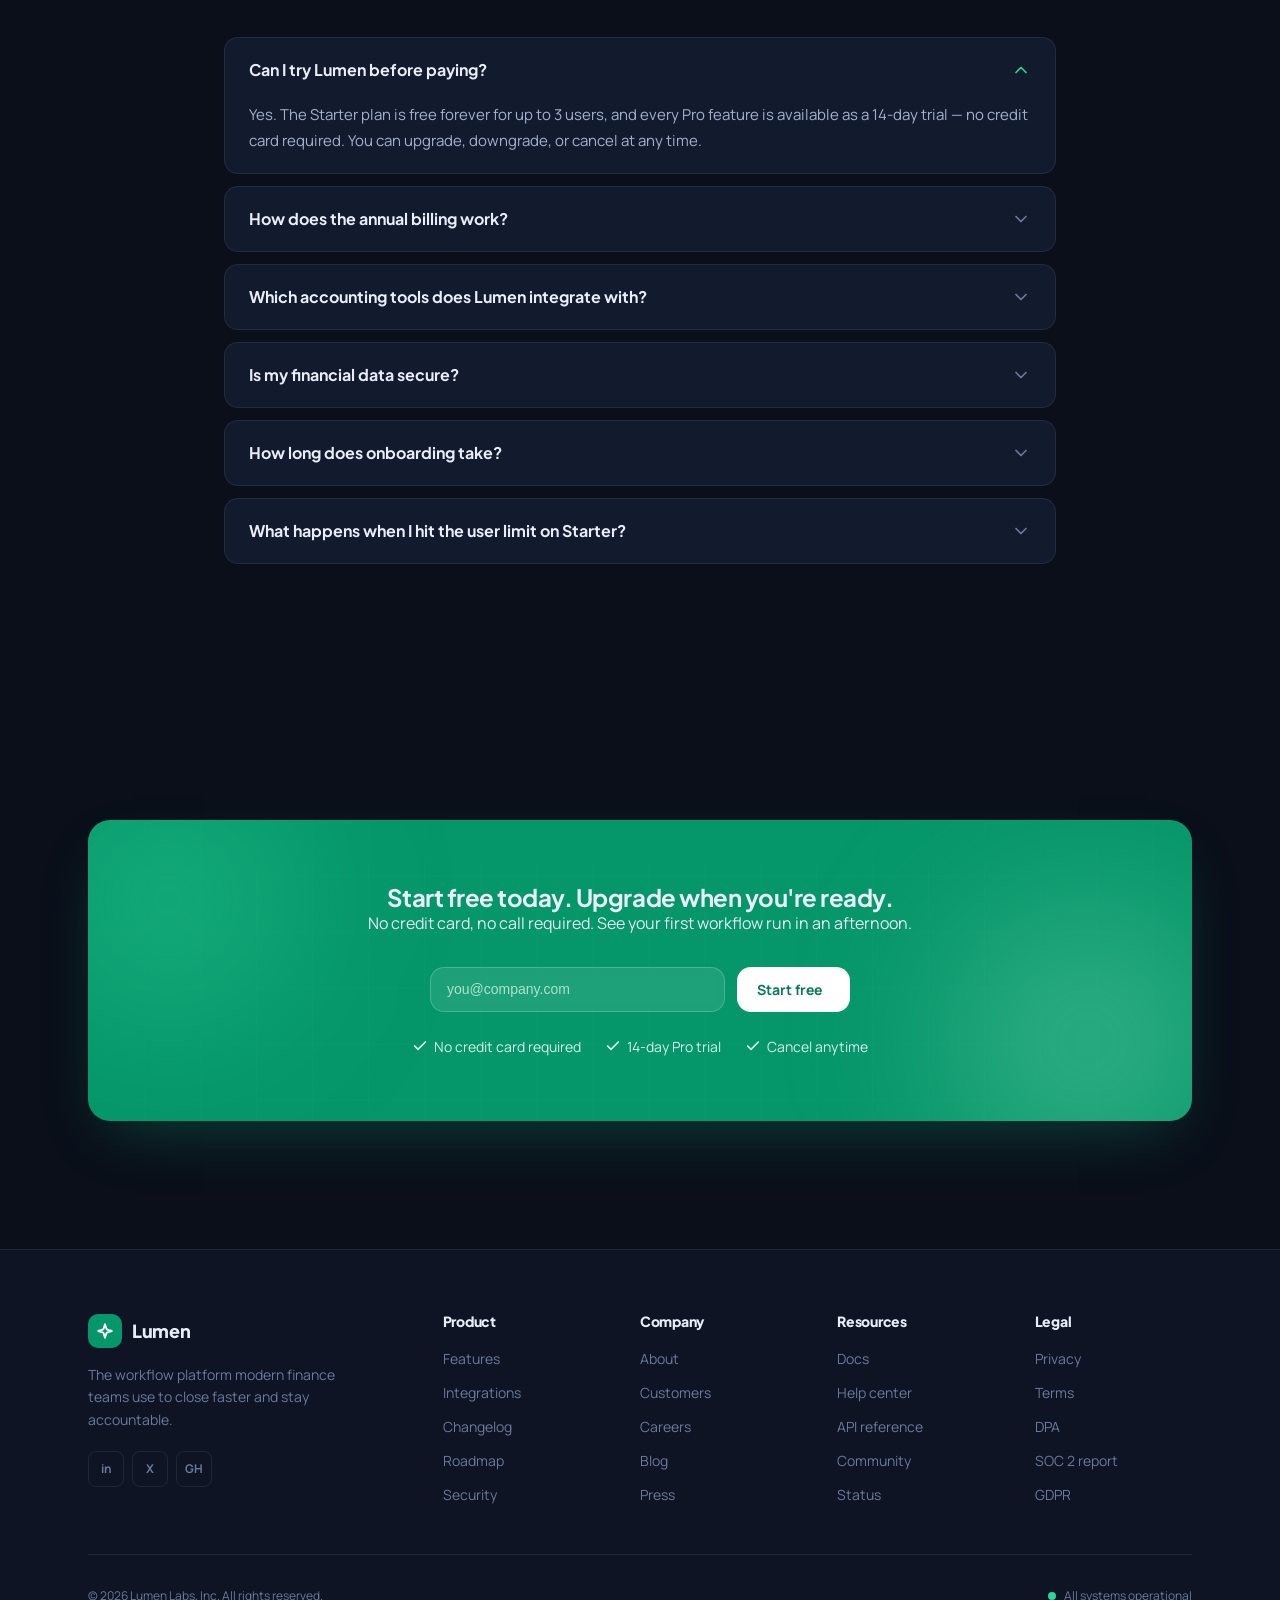
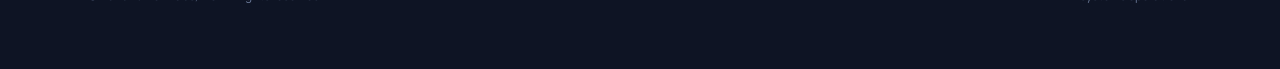
<file: pricing.html>
<!doctype html>
<html lang="en">
  <head>
    <!-- Google Tag Manager -->
    <script>(function(w,d,s,l,i){w[l]=w[l]||[];w[l].push({'gtm.start':
    new Date().getTime(),event:'gtm.js'});var f=d.getElementsByTagName(s)[0],
    j=d.createElement(s),dl=l!='dataLayer'?'&l='+l:'';j.async=true;j.src=
    'https://www.googletagmanager.com/gtm.js?id='+i+dl;f.parentNode.insertBefore(j,f);
    })(window,document,'script','dataLayer','GTM-N2GSK7MF');</script>
    <!-- End Google Tag Manager -->
    <!-- Google tag (gtag.js) -->
<script async src="https://www.googletagmanager.com/gtag/js?id=G-X6JFVW061M"></script>
<script>
  window.dataLayer = window.dataLayer || [];
  function gtag(){dataLayer.push(arguments);}
  gtag('js', new Date());

  gtag('config', 'G-X6JFVW061M');
</script>
    <meta charset="UTF-8" />
    <meta name="viewport" content="width=device-width, initial-scale=1.0" />
    <title>Pricing — Lumen</title>
    <meta name="description" content="Lumen pricing: start free, upgrade when you're ready. Compare the Starter, Pro, and Enterprise plans side by side." />
    <link rel="preconnect" href="https://fonts.googleapis.com" />
    <link rel="preconnect" href="https://fonts.gstatic.com" crossorigin />
    <link href="https://fonts.googleapis.com/css2?family=Plus+Jakarta+Sans:wght@400;500;600;700;800&family=Manrope:wght@400;500;600;700&display=swap" rel="stylesheet" />
    <link rel="stylesheet" href="style.css" />
  </head>
  <body>
    <!-- Google Tag Manager (noscript) -->
    <noscript><iframe src="https://www.googletagmanager.com/ns.html?id=GTM-N2GSK7MF"
    height="0" width="0" style="display:none;visibility:hidden"></iframe></noscript>
    <!-- End Google Tag Manager (noscript) -->
    <!-- ===== Navbar ===== -->
    <header class="navbar" id="navbar">
      <input class="nav-menu-checkbox" type="checkbox" id="navMenu" aria-label="Toggle menu" />
      <div class="container navbar-inner">
        <a href="index.html" class="brand" aria-label="Lumen home">
          <span class="brand-mark">
            <svg xmlns="http://www.w3.org/2000/svg" width="24" height="24" viewBox="0 0 24 24" fill="none" stroke="currentColor" stroke-width="2.5" stroke-linecap="round" stroke-linejoin="round"><path d="m12 3-1.9 5.8a2 2 0 0 1-1.3 1.3L3 12l5.8 1.9a2 2 0 0 1 1.3 1.3L12 21l1.9-5.8a2 2 0 0 1 1.3-1.3L21 12l-5.8-1.9a2 2 0 0 1-1.3-1.3Z"/></svg>
          </span>
          <span class="brand-name">Lumen</span>
        </a>
        <ul class="nav-links">
          <li><a href="index.html">Home</a></li>
          <li><a href="product.html">Product</a></li>
          <li><a href="pricing.html" class="active">Pricing</a></li>
        </ul>
        <div class="nav-cta">
          <a href="#" class="nav-signin">Sign in</a>
          <a href="#cta" class="btn-primary">Start free</a>
        </div>
        <label class="nav-toggle" for="navMenu" aria-label="Toggle menu">
          <svg class="icon-menu" xmlns="http://www.w3.org/2000/svg" width="20" height="20" viewBox="0 0 24 24" fill="none" stroke="currentColor" stroke-width="2" stroke-linecap="round" stroke-linejoin="round"><line x1="4" x2="20" y1="12" y2="12"/><line x1="4" x2="20" y1="6" y2="6"/><line x1="4" x2="20" y1="18" y2="18"/></svg>
          <svg class="icon-close" xmlns="http://www.w3.org/2000/svg" width="20" height="20" viewBox="0 0 24 24" fill="none" stroke="currentColor" stroke-width="2" stroke-linecap="round" stroke-linejoin="round"><line x1="18" y1="6" x2="6" y2="18"/><line x1="6" y1="6" x2="18" y2="18"/></svg>
        </label>
      </div>
      <div class="nav-mobile">
        <div class="nav-mobile-inner">
          <a href="index.html" class="m-link">Home</a>
          <a href="product.html" class="m-link">Product</a>
          <a href="pricing.html" class="m-link active">Pricing</a>
          <div class="m-actions">
            <a href="#" class="btn-ghost">Sign in</a>
            <a href="#cta" class="btn-primary">Start free</a>
          </div>
        </div>
      </div>
    </header>

    <main>
      <!-- ===== Page hero ===== -->
      <section class="page-hero">
        <div class="hero-bg">
          <div class="grid-bg"></div>
          <div class="hero-glow-1"></div>
          <div class="hero-glow-2"></div>
        </div>
        <div class="container">
          <span class="eyebrow animate-rise"><span class="dot"></span> Pricing</span>
          <h1 class="animate-rise delay-1">Simple pricing that scales with your team.</h1>
          <p class="lede animate-rise delay-2">Start free, upgrade when you're ready. No hidden fees, cancel anytime.</p>
          <div class="billing-pill animate-rise delay-3">
            <span>Annual billing</span>
            <strong>Save 20%</strong>
          </div>
        </div>
      </section>

      <!-- ===== Plans ===== -->
      <section style="padding-top:64px">
        <div class="container">
          <div class="plans">
            <div class="plan">
              <h3>Starter</h3>
              <p class="tag">For small teams getting their first clean close.</p>
              <div class="plan-price"><span class="amt">$0</span><span class="per">/user/mo</span></div>
              <p class="bill" data-bill="free">Free forever</p>
              <a href="#cta" class="btn-ghost">Start free</a>
              <ul class="plan-feat">
                <li><svg xmlns="http://www.w3.org/2000/svg" viewBox="0 0 24 24" fill="none" stroke="currentColor" stroke-width="2.5" stroke-linecap="round" stroke-linejoin="round"><polyline points="20 6 9 17 4 12"/></svg> Up to 3 users</li>
                <li><svg xmlns="http://www.w3.org/2000/svg" viewBox="0 0 24 24" fill="none" stroke="currentColor" stroke-width="2.5" stroke-linecap="round" stroke-linejoin="round"><polyline points="20 6 9 17 4 12"/></svg> 1 workflow, 1 entity</li>
                <li><svg xmlns="http://www.w3.org/2000/svg" viewBox="0 0 24 24" fill="none" stroke="currentColor" stroke-width="2.5" stroke-linecap="round" stroke-linejoin="round"><polyline points="20 6 9 17 4 12"/></svg> Basic audit log (30 days)</li>
                <li><svg xmlns="http://www.w3.org/2000/svg" viewBox="0 0 24 24" fill="none" stroke="currentColor" stroke-width="2.5" stroke-linecap="round" stroke-linejoin="round"><polyline points="20 6 9 17 4 12"/></svg> Community support</li>
              </ul>
            </div>
            <div class="plan highlight">
              <span class="plan-badge">Most popular</span>
              <h3>Pro</h3>
              <p class="tag">For growing finance teams that live in the close.</p>
              <div class="plan-price"><span class="amt">$39</span><span class="per">/user/mo</span></div>
              <p class="bill" data-bill="paid">Billed annually</p>
              <a href="#cta" class="btn-primary">Start 14-day trial</a>
              <ul class="plan-feat">
                <li><svg xmlns="http://www.w3.org/2000/svg" viewBox="0 0 24 24" fill="none" stroke="currentColor" stroke-width="2.5" stroke-linecap="round" stroke-linejoin="round"><polyline points="20 6 9 17 4 12"/></svg> Unlimited users</li>
                <li><svg xmlns="http://www.w3.org/2000/svg" viewBox="0 0 24 24" fill="none" stroke="currentColor" stroke-width="2.5" stroke-linecap="round" stroke-linejoin="round"><polyline points="20 6 9 17 4 12"/></svg> Unlimited workflows & entities</li>
                <li><svg xmlns="http://www.w3.org/2000/svg" viewBox="0 0 24 24" fill="none" stroke="currentColor" stroke-width="2.5" stroke-linecap="round" stroke-linejoin="round"><polyline points="20 6 9 17 4 12"/></svg> AI reconciliation</li>
                <li><svg xmlns="http://www.w3.org/2000/svg" viewBox="0 0 24 24" fill="none" stroke="currentColor" stroke-width="2.5" stroke-linecap="round" stroke-linejoin="round"><polyline points="20 6 9 17 4 12"/></svg> Full audit log + evidence packs</li>
                <li><svg xmlns="http://www.w3.org/2000/svg" viewBox="0 0 24 24" fill="none" stroke="currentColor" stroke-width="2.5" stroke-linecap="round" stroke-linejoin="round"><polyline points="20 6 9 17 4 12"/></svg> Priority support</li>
              </ul>
            </div>
            <div class="plan">
              <h3>Enterprise</h3>
              <p class="tag">For multi-entity companies with compliance needs.</p>
              <div class="plan-price"><span class="amt">Custom</span></div>
              <p class="bill">Billed annually, volume pricing</p>
              <a href="#cta" class="btn-ghost">Talk to sales</a>
              <ul class="plan-feat">
                <li><svg xmlns="http://www.w3.org/2000/svg" viewBox="0 0 24 24" fill="none" stroke="currentColor" stroke-width="2.5" stroke-linecap="round" stroke-linejoin="round"><polyline points="20 6 9 17 4 12"/></svg> SSO + SCIM provisioning</li>
                <li><svg xmlns="http://www.w3.org/2000/svg" viewBox="0 0 24 24" fill="none" stroke="currentColor" stroke-width="2.5" stroke-linecap="round" stroke-linejoin="round"><polyline points="20 6 9 17 4 12"/></svg> Custom approval rules engine</li>
                <li><svg xmlns="http://www.w3.org/2000/svg" viewBox="0 0 24 24" fill="none" stroke="currentColor" stroke-width="2.5" stroke-linecap="round" stroke-linejoin="round"><polyline points="20 6 9 17 4 12"/></svg> Dedicated success manager</li>
                <li><svg xmlns="http://www.w3.org/2000/svg" viewBox="0 0 24 24" fill="none" stroke="currentColor" stroke-width="2.5" stroke-linecap="round" stroke-linejoin="round"><polyline points="20 6 9 17 4 12"/></svg> SOC 2 Type II report</li>
                <li><svg xmlns="http://www.w3.org/2000/svg" viewBox="0 0 24 24" fill="none" stroke="currentColor" stroke-width="2.5" stroke-linecap="round" stroke-linejoin="round"><polyline points="20 6 9 17 4 12"/></svg> 99.99% uptime SLA</li>
              </ul>
            </div>
          </div>
        </div>
      </section>

      <!-- ===== Comparison table ===== -->
      <section>
        <div class="container">
          <span class="eyebrow">Compare</span>
          <h2 class="section-title text-balance" style="margin-top:16px">Every feature, side by side.</h2>
          <p class="section-lede">No surprises. Here's exactly what you get on each plan.</p>
          <div class="cmp-wrap">
            <table class="cmp-table">
              <thead>
                <tr>
                  <th>Feature</th>
                  <th class="plan-h">Starter<span class="ph-tag">Free</span></th>
                  <th class="plan-h highlight">Pro<span class="ph-tag">$39 /user/mo</span></th>
                  <th class="plan-h">Enterprise<span class="ph-tag">Custom</span></th>
                </tr>
              </thead>
              <tbody>
                <tr><td>Users</td><td>3</td><td>Unlimited</td><td>Unlimited</td></tr>
                <tr><td>Workflows</td><td>1</td><td>Unlimited</td><td>Unlimited</td></tr>
                <tr><td>Entities</td><td>1</td><td>Unlimited</td><td>Unlimited</td></tr>
                <tr><td>Integrations</td><td>2</td><td>All</td><td>All + custom</td></tr>

                <tr class="row-sep"><td colspan="4">Platform</td></tr>
                <tr><td>Visual workflow builder</td><td class="yes"><svg viewBox="0 0 24 24" fill="none" stroke="currentColor" stroke-width="3" stroke-linecap="round" stroke-linejoin="round"><polyline points="20 6 9 17 4 12"/></svg></td><td class="yes"><svg viewBox="0 0 24 24" fill="none" stroke="currentColor" stroke-width="3" stroke-linecap="round" stroke-linejoin="round"><polyline points="20 6 9 17 4 12"/></svg></td><td class="yes"><svg viewBox="0 0 24 24" fill="none" stroke="currentColor" stroke-width="3" stroke-linecap="round" stroke-linejoin="round"><polyline points="20 6 9 17 4 12"/></svg></td></tr>
                <tr><td>AI reconciliation</td><td class="no"><svg viewBox="0 0 24 24" fill="none" stroke="currentColor" stroke-width="2" stroke-linecap="round" stroke-linejoin="round"><line x1="18" y1="6" x2="6" y2="18"/><line x1="6" y1="6" x2="18" y2="18"/></svg></td><td class="yes"><svg viewBox="0 0 24 24" fill="none" stroke="currentColor" stroke-width="3" stroke-linecap="round" stroke-linejoin="round"><polyline points="20 6 9 17 4 12"/></svg></td><td class="yes"><svg viewBox="0 0 24 24" fill="none" stroke="currentColor" stroke-width="3" stroke-linecap="round" stroke-linejoin="round"><polyline points="20 6 9 17 4 12"/></svg></td></tr>
                <tr><td>Approval routing rules</td><td>Basic</td><td>Advanced</td><td>Custom engine</td></tr>
                <tr><td>Live close dashboard</td><td class="yes"><svg viewBox="0 0 24 24" fill="none" stroke="currentColor" stroke-width="3" stroke-linecap="round" stroke-linejoin="round"><polyline points="20 6 9 17 4 12"/></svg></td><td class="yes"><svg viewBox="0 0 24 24" fill="none" stroke="currentColor" stroke-width="3" stroke-linecap="round" stroke-linejoin="round"><polyline points="20 6 9 17 4 12"/></svg></td><td class="yes"><svg viewBox="0 0 24 24" fill="none" stroke="currentColor" stroke-width="3" stroke-linecap="round" stroke-linejoin="round"><polyline points="20 6 9 17 4 12"/></svg></td></tr>
                <tr><td>Versioned ledger inputs</td><td class="no"><svg viewBox="0 0 24 24" fill="none" stroke="currentColor" stroke-width="2" stroke-linecap="round" stroke-linejoin="round"><line x1="18" y1="6" x2="6" y2="18"/><line x1="6" y1="6" x2="18" y2="18"/></svg></td><td class="yes"><svg viewBox="0 0 24 24" fill="none" stroke="currentColor" stroke-width="3" stroke-linecap="round" stroke-linejoin="round"><polyline points="20 6 9 17 4 12"/></svg></td><td class="yes"><svg viewBox="0 0 24 24" fill="none" stroke="currentColor" stroke-width="3" stroke-linecap="round" stroke-linejoin="round"><polyline points="20 6 9 17 4 12"/></svg></td></tr>

                <tr class="row-sep"><td colspan="4">Security & compliance</td></tr>
                <tr><td>Audit log retention</td><td>30 days</td><td>Unlimited</td><td>Unlimited</td></tr>
                <tr><td>Evidence pack export</td><td class="no"><svg viewBox="0 0 24 24" fill="none" stroke="currentColor" stroke-width="2" stroke-linecap="round" stroke-linejoin="round"><line x1="18" y1="6" x2="6" y2="18"/><line x1="6" y1="6" x2="18" y2="18"/></svg></td><td class="yes"><svg viewBox="0 0 24 24" fill="none" stroke="currentColor" stroke-width="3" stroke-linecap="round" stroke-linejoin="round"><polyline points="20 6 9 17 4 12"/></svg></td><td class="yes"><svg viewBox="0 0 24 24" fill="none" stroke="currentColor" stroke-width="3" stroke-linecap="round" stroke-linejoin="round"><polyline points="20 6 9 17 4 12"/></svg></td></tr>
                <tr><td>SSO / SAML</td><td class="no"><svg viewBox="0 0 24 24" fill="none" stroke="currentColor" stroke-width="2" stroke-linecap="round" stroke-linejoin="round"><line x1="18" y1="6" x2="6" y2="18"/><line x1="6" y1="6" x2="18" y2="18"/></svg></td><td class="no"><svg viewBox="0 0 24 24" fill="none" stroke="currentColor" stroke-width="2" stroke-linecap="round" stroke-linejoin="round"><line x1="18" y1="6" x2="6" y2="18"/><line x1="6" y1="6" x2="18" y2="18"/></svg></td><td class="yes"><svg viewBox="0 0 24 24" fill="none" stroke="currentColor" stroke-width="3" stroke-linecap="round" stroke-linejoin="round"><polyline points="20 6 9 17 4 12"/></svg></td></tr>
                <tr><td>SCIM provisioning</td><td class="no"><svg viewBox="0 0 24 24" fill="none" stroke="currentColor" stroke-width="2" stroke-linecap="round" stroke-linejoin="round"><line x1="18" y1="6" x2="6" y2="18"/><line x1="6" y1="6" x2="18" y2="18"/></svg></td><td class="no"><svg viewBox="0 0 24 24" fill="none" stroke="currentColor" stroke-width="2" stroke-linecap="round" stroke-linejoin="round"><line x1="18" y1="6" x2="6" y2="18"/><line x1="6" y1="6" x2="18" y2="18"/></svg></td><td class="yes"><svg viewBox="0 0 24 24" fill="none" stroke="currentColor" stroke-width="3" stroke-linecap="round" stroke-linejoin="round"><polyline points="20 6 9 17 4 12"/></svg></td></tr>
                <tr><td>SOC 2 Type II report</td><td class="no"><svg viewBox="0 0 24 24" fill="none" stroke="currentColor" stroke-width="2" stroke-linecap="round" stroke-linejoin="round"><line x1="18" y1="6" x2="6" y2="18"/><line x1="6" y1="6" x2="18" y2="18"/></svg></td><td class="no"><svg viewBox="0 0 24 24" fill="none" stroke="currentColor" stroke-width="2" stroke-linecap="round" stroke-linejoin="round"><line x1="18" y1="6" x2="6" y2="18"/><line x1="6" y1="6" x2="18" y2="18"/></svg></td><td class="yes"><svg viewBox="0 0 24 24" fill="none" stroke="currentColor" stroke-width="3" stroke-linecap="round" stroke-linejoin="round"><polyline points="20 6 9 17 4 12"/></svg></td></tr>
                <tr><td>Uptime SLA</td><td>—</td><td>99.9%</td><td>99.99%</td></tr>

                <tr class="row-sep"><td colspan="4">Support</td></tr>
                <tr><td>Support channel</td><td>Community</td><td>Priority email</td><td>Dedicated CSM</td></tr>
                <tr><td>Onboarding</td><td>Self-serve</td><td>Guided</td><td>White-glove</td></tr>
              </tbody>
            </table>
          </div>
        </div>
      </section>

      <!-- ===== FAQ ===== -->
      <section id="faq">
        <div class="container" style="max-width:880px">
          <span class="eyebrow">FAQ</span>
          <h2 class="section-title text-balance" style="margin-top:16px">Questions, answered.</h2>
          <div class="faq-list">
            <details class="faq-item" open>
              <summary class="faq-q">Can I try Lumen before paying? <svg class="chev" xmlns="http://www.w3.org/2000/svg" viewBox="0 0 24 24" fill="none" stroke="currentColor" stroke-width="2" stroke-linecap="round" stroke-linejoin="round"><polyline points="6 9 12 15 18 9"/></svg></summary>
              <div class="faq-a"><div class="faq-a-inner">Yes. The Starter plan is free forever for up to 3 users, and every Pro feature is available as a 14-day trial — no credit card required. You can upgrade, downgrade, or cancel at any time.</div></div>
            </details>
            <details class="faq-item">
              <summary class="faq-q">How does the annual billing work? <svg class="chev" xmlns="http://www.w3.org/2000/svg" viewBox="0 0 24 24" fill="none" stroke="currentColor" stroke-width="2" stroke-linecap="round" stroke-linejoin="round"><polyline points="6 9 12 15 18 9"/></svg></summary>
              <div class="faq-a"><div class="faq-a-inner">Annual billing is charged once per year and saves you 20% versus monthly. You can switch between monthly and annual at any time, and we'll prorate the difference.</div></div>
            </details>
            <details class="faq-item">
              <summary class="faq-q">Which accounting tools does Lumen integrate with? <svg class="chev" xmlns="http://www.w3.org/2000/svg" viewBox="0 0 24 24" fill="none" stroke="currentColor" stroke-width="2" stroke-linecap="round" stroke-linejoin="round"><polyline points="6 9 12 15 18 9"/></svg></summary>
              <div class="faq-a"><div class="faq-a-inner">Lumen connects to NetSuite, QuickBooks, Xero, Sage Intacct, Stripe, Brex, Mercury, and Ramp out of the box. Enterprise customers can also build custom integrations via our API.</div></div>
            </details>
            <details class="faq-item">
              <summary class="faq-q">Is my financial data secure? <svg class="chev" xmlns="http://www.w3.org/2000/svg" viewBox="0 0 24 24" fill="none" stroke="currentColor" stroke-width="2" stroke-linecap="round" stroke-linejoin="round"><polyline points="6 9 12 15 18 9"/></svg></summary>
              <div class="faq-a"><div class="faq-a-inner">Yes. All data is encrypted at rest with AES-256 and in transit with TLS 1.2+. We're SOC 2 Type II certified and GDPR ready, with SSO/SAML and SCIM available on Enterprise.</div></div>
            </details>
            <details class="faq-item">
              <summary class="faq-q">How long does onboarding take? <svg class="chev" xmlns="http://www.w3.org/2000/svg" viewBox="0 0 24 24" fill="none" stroke="currentColor" stroke-width="2" stroke-linecap="round" stroke-linejoin="round"><polyline points="6 9 12 15 18 9"/></svg></summary>
              <div class="faq-a"><div class="faq-a-inner">Most teams are live in under a week. Start from a template, import your existing checklist, and connect your ledger — no code or consultants required.</div></div>
            </details>
            <details class="faq-item">
              <summary class="faq-q">What happens when I hit the user limit on Starter? <svg class="chev" xmlns="http://www.w3.org/2000/svg" viewBox="0 0 24 24" fill="none" stroke="currentColor" stroke-width="2" stroke-linecap="round" stroke-linejoin="round"><polyline points="6 9 12 15 18 9"/></svg></summary>
              <div class="faq-a"><div class="faq-a-inner">You'll get an in-app prompt to upgrade to Pro, which removes all user, workflow, and entity limits. Your data and workflows carry over seamlessly — nothing is lost.</div></div>
            </details>
          </div>
        </div>
      </section>

      <!-- ===== CTA ===== -->
      <section id="cta">
        <div class="container">
          <div class="cta-card">
            <div class="cta-bg"><div class="grid"></div><div class="cta-glow-1"></div><div class="cta-glow-2"></div></div>
            <div class="cta-inner">
              <h2 class="text-balance">Start free today. Upgrade when you're ready.</h2>
              <p class="text-balance">No credit card, no call required. See your first workflow run in an afternoon.</p>
              <form class="cta-form" action="#">
                <input type="email" required placeholder="you@company.com" aria-label="Work email" />
                <button type="submit">Start free <svg xmlns="http://www.w3.org/2000/svg" width="16" height="16" viewBox="0 0 24 24" fill="none" stroke="currentColor" stroke-width="2.5" stroke-linecap="round" stroke-linejoin="round"><line x1="5" y1="12" x2="19" y2="12"/><polyline points="12 5 19 12 12 19"/></svg></button>
              </form>
              <div class="cta-trust">
                <span><svg xmlns="http://www.w3.org/2000/svg" viewBox="0 0 24 24" fill="none" stroke="currentColor" stroke-width="2.5" stroke-linecap="round" stroke-linejoin="round"><polyline points="20 6 9 17 4 12"/></svg> No credit card required</span>
                <span><svg xmlns="http://www.w3.org/2000/svg" viewBox="0 0 24 24" fill="none" stroke="currentColor" stroke-width="2.5" stroke-linecap="round" stroke-linejoin="round"><polyline points="20 6 9 17 4 12"/></svg> 14-day Pro trial</span>
                <span><svg xmlns="http://www.w3.org/2000/svg" viewBox="0 0 24 24" fill="none" stroke="currentColor" stroke-width="2.5" stroke-linecap="round" stroke-linejoin="round"><polyline points="20 6 9 17 4 12"/></svg> Cancel anytime</span>
              </div>
            </div>
            </div>
        </div>
      </section>
    </main>

    <!-- ===== Footer ===== -->
    <footer class="footer">
      <div class="container">
        <div class="footer-grid">
          <div class="footer-brand">
            <a href="index.html" class="brand">
              <span class="brand-mark"><svg xmlns="http://www.w3.org/2000/svg" width="24" height="24" viewBox="0 0 24 24" fill="none" stroke="currentColor" stroke-width="2.5" stroke-linecap="round" stroke-linejoin="round"><path d="m12 3-1.9 5.8a2 2 0 0 1-1.3 1.3L3 12l5.8 1.9a2 2 0 0 1 1.3 1.3L12 21l1.9-5.8a2 2 0 0 1 1.3-1.3L21 12l-5.8-1.9a2 2 0 0 1-1.3-1.3Z"/></svg></span>
              <span class="brand-name">Lumen</span>
            </a>
            <p>The workflow platform modern finance teams use to close faster and stay accountable.</p>
            <div class="footer-social"><a href="#" aria-label="LinkedIn">in</a><a href="#" aria-label="X">X</a><a href="#" aria-label="GitHub">GH</a></div>
          </div>
          <div class="footer-col"><h3>Product</h3><ul><li><a href="product.html">Features</a></li><li><a href="product.html#integrations">Integrations</a></li><li><a href="#">Changelog</a></li><li><a href="#">Roadmap</a></li><li><a href="product.html">Security</a></li></ul></div>
          <div class="footer-col"><h3>Company</h3><ul><li><a href="#">About</a></li><li><a href="#">Customers</a></li><li><a href="#">Careers</a></li><li><a href="#">Blog</a></li><li><a href="#">Press</a></li></ul></div>
          <div class="footer-col"><h3>Resources</h3><ul><li><a href="#">Docs</a></li><li><a href="#">Help center</a></li><li><a href="#">API reference</a></li><li><a href="#">Community</a></li><li><a href="#">Status</a></li></ul></div>
          <div class="footer-col"><h3>Legal</h3><ul><li><a href="#">Privacy</a></li><li><a href="#">Terms</a></li><li><a href="#">DPA</a></li><li><a href="#">SOC 2 report</a></li><li><a href="#">GDPR</a></li></ul></div>
        </div>
        <div class="footer-bottom">
          <p>© 2026 Lumen Labs, Inc. All rights reserved.</p>
          <div class="footer-status"><span class="dot"></span> All systems operational</div>
        </div>
      </div>
    </footer>

  </body>
</html>
</file>
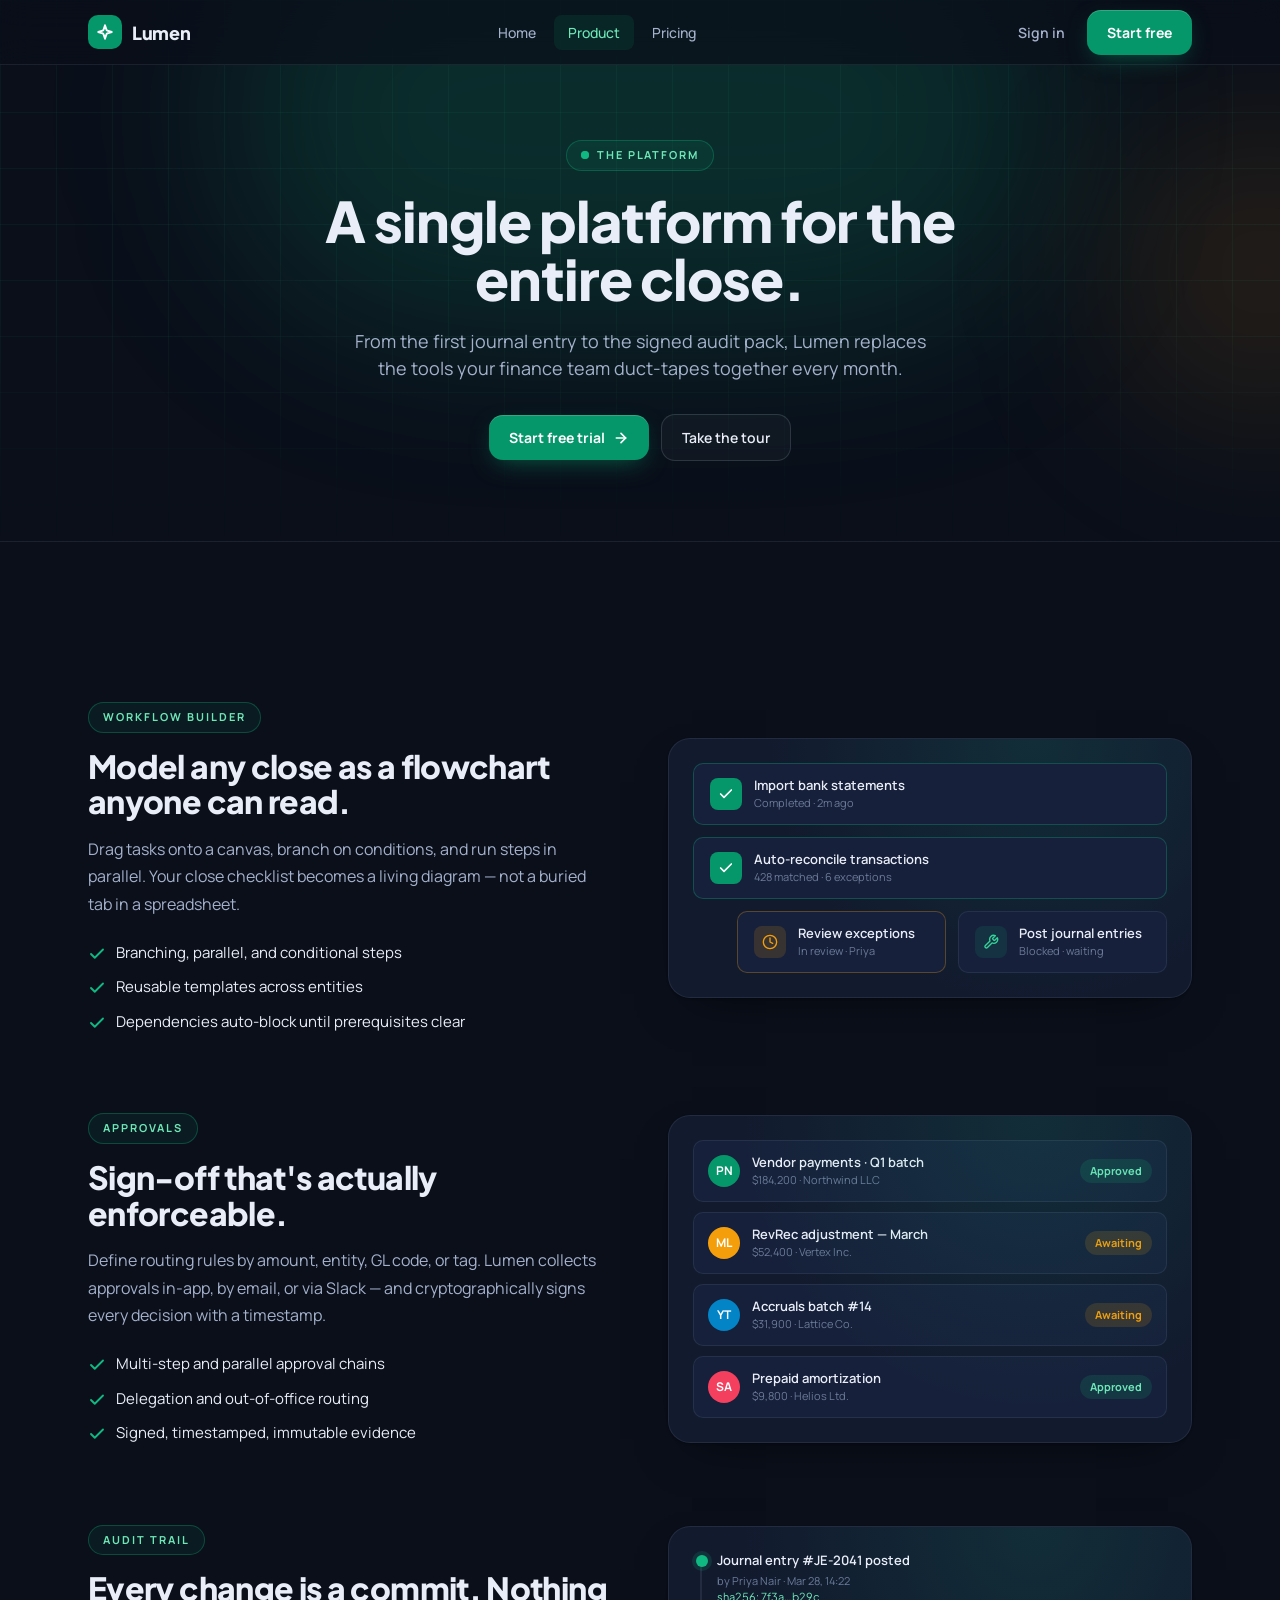
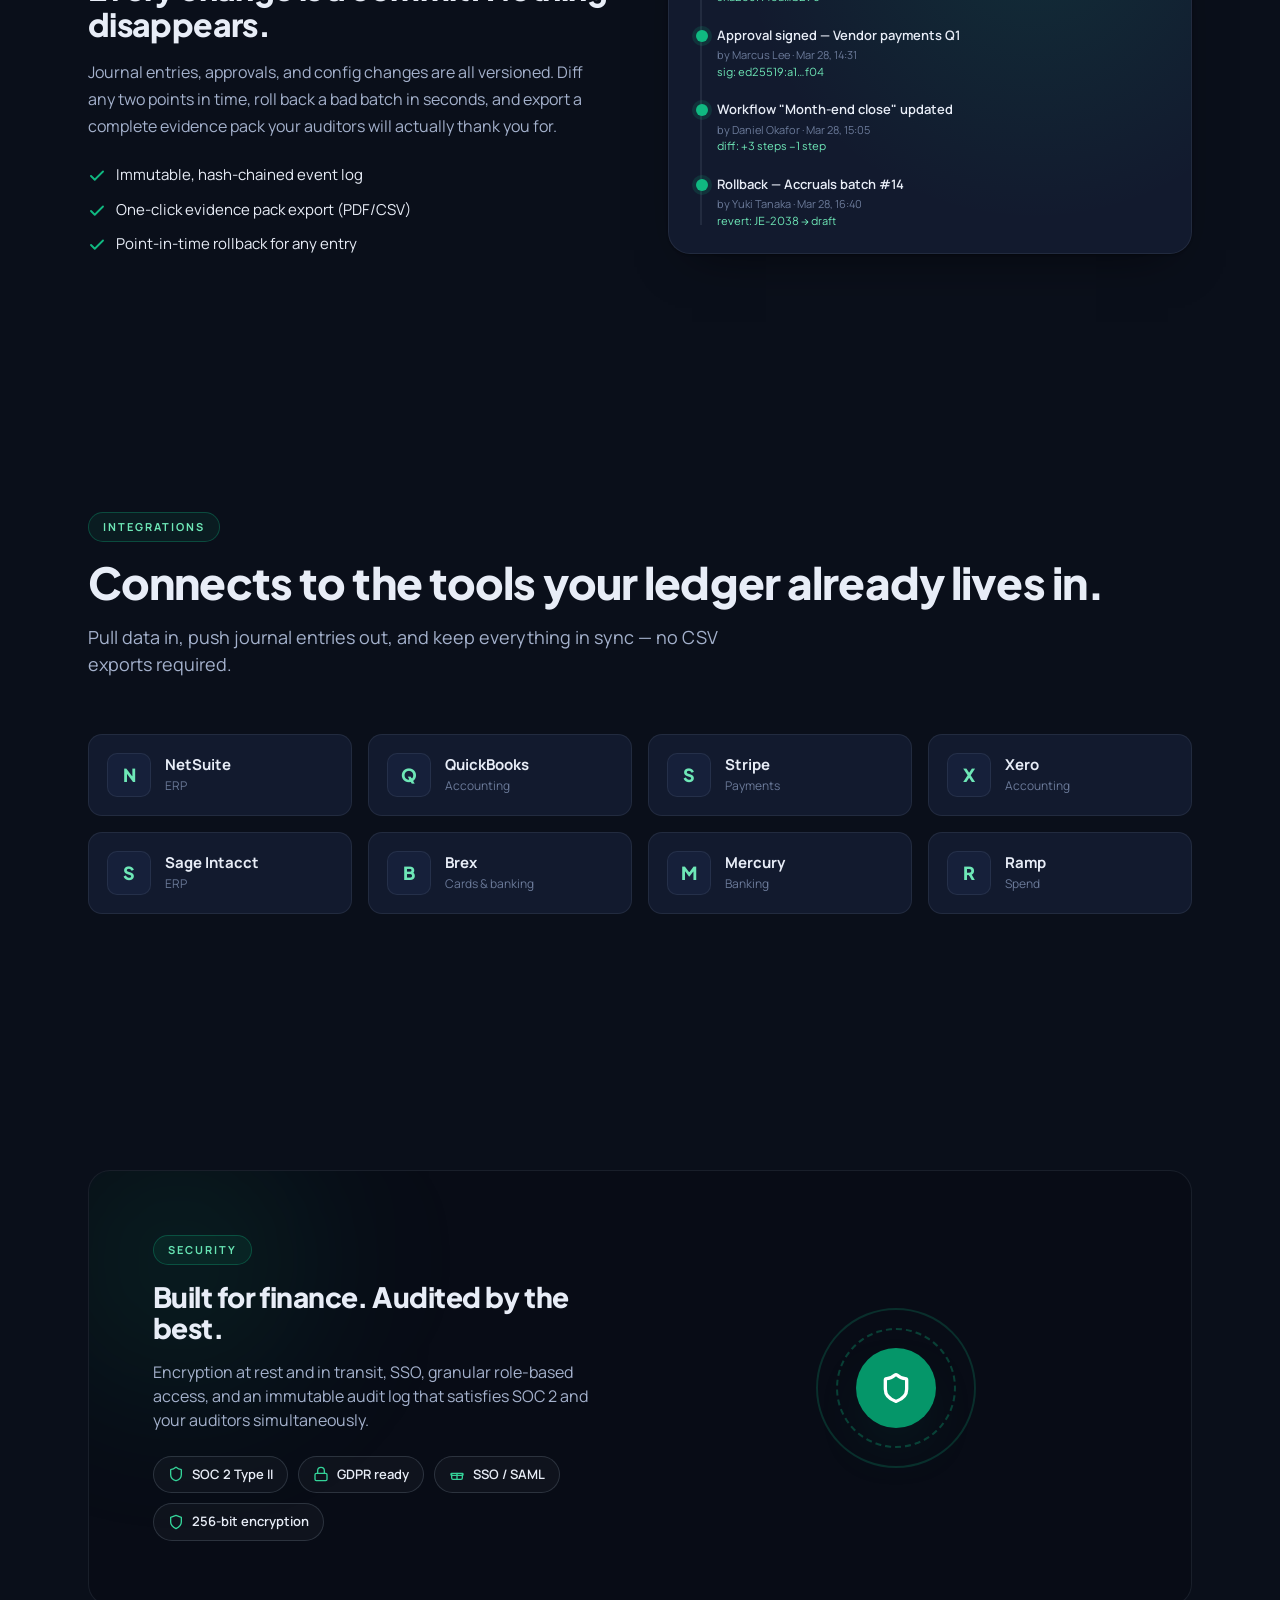
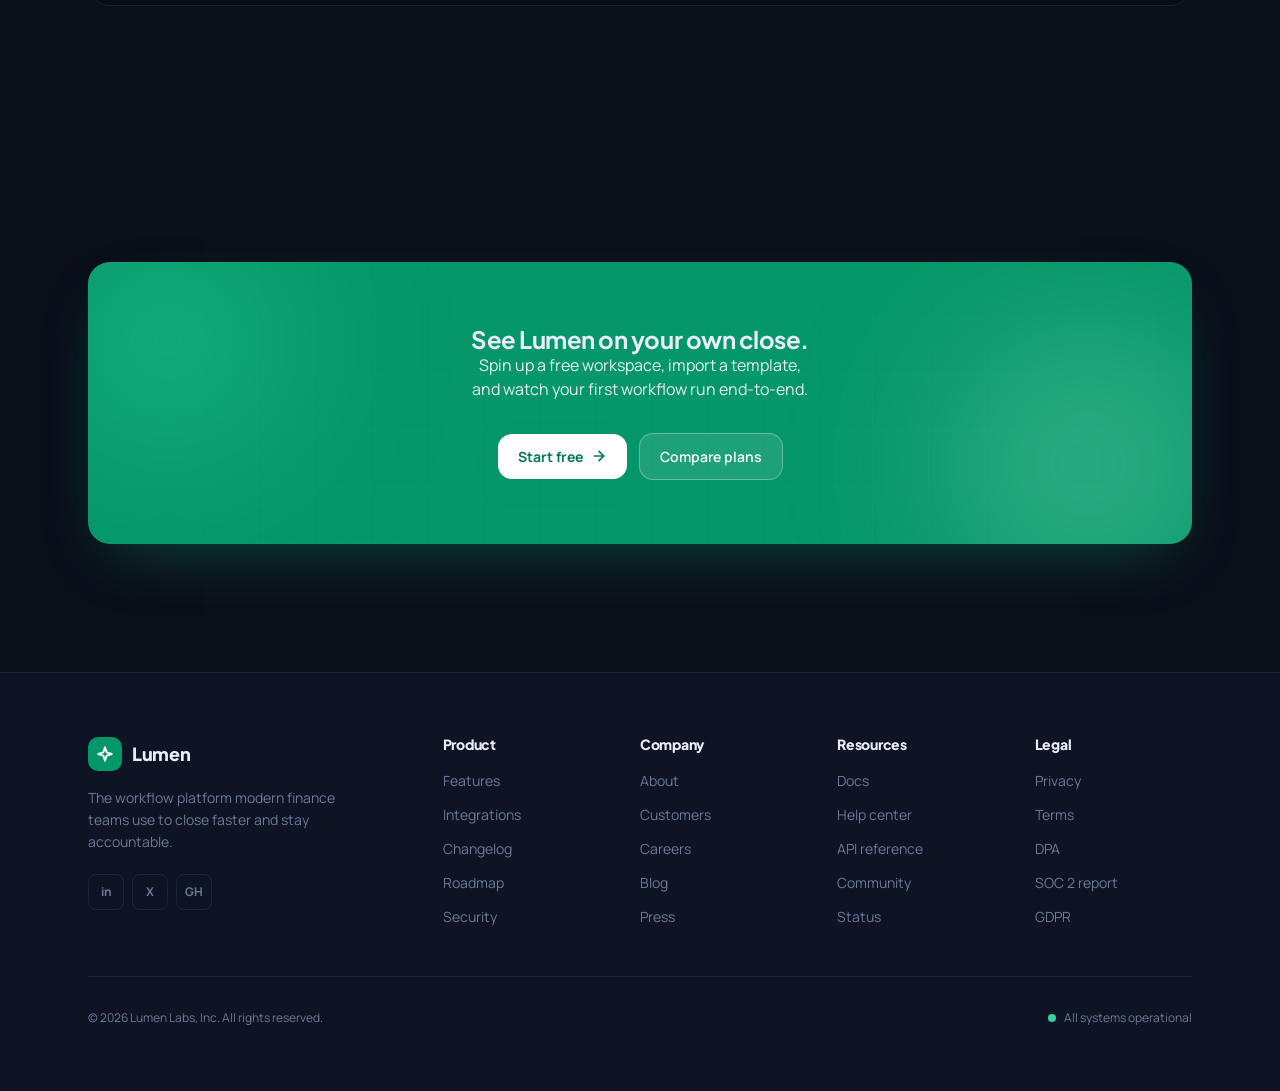
<file: product.html>
<!doctype html>
<html lang="en">
  <head>
    <!-- Google Tag Manager -->
    <script>(function(w,d,s,l,i){w[l]=w[l]||[];w[l].push({'gtm.start':
    new Date().getTime(),event:'gtm.js'});var f=d.getElementsByTagName(s)[0],
    j=d.createElement(s),dl=l!='dataLayer'?'&l='+l:'';j.async=true;j.src=
    'https://www.googletagmanager.com/gtm.js?id='+i+dl;f.parentNode.insertBefore(j,f);
    })(window,document,'script','dataLayer','GTM-N2GSK7MF');</script>
    <!-- End Google Tag Manager -->
    <!-- Google tag (gtag.js) -->
<script async src="https://www.googletagmanager.com/gtag/js?id=G-X6JFVW061M"></script>
<script>
  window.dataLayer = window.dataLayer || [];
  function gtag(){dataLayer.push(arguments);}
  gtag('js', new Date());

  gtag('config', 'G-X6JFVW061M');
</script>
    <meta charset="UTF-8" />
    <meta name="viewport" content="width=device-width, initial-scale=1.0" />
    <title>Product — Lumen</title>
    <meta name="description" content="Explore the Lumen platform: visual workflow builder, AI reconciliation, signed approvals, versioned ledger inputs, and audit-ready security." />
    <link rel="preconnect" href="https://fonts.googleapis.com" />
    <link rel="preconnect" href="https://fonts.gstatic.com" crossorigin />
    <link href="https://fonts.googleapis.com/css2?family=Plus+Jakarta+Sans:wght@400;500;600;700;800&family=Manrope:wght@400;500;600;700&display=swap" rel="stylesheet" />
    <link rel="stylesheet" href="style.css" />
  </head>
  <body>
    <!-- Google Tag Manager (noscript) -->
    <noscript><iframe src="https://www.googletagmanager.com/ns.html?id=GTM-N2GSK7MF"
    height="0" width="0" style="display:none;visibility:hidden"></iframe></noscript>
    <!-- End Google Tag Manager (noscript) -->
    <!-- ===== Navbar ===== -->
    <header class="navbar" id="navbar">
      <input class="nav-menu-checkbox" type="checkbox" id="navMenu" aria-label="Toggle menu" />
      <div class="container navbar-inner">
        <a href="index.html" class="brand" aria-label="Lumen home">
          <span class="brand-mark">
            <svg xmlns="http://www.w3.org/2000/svg" width="24" height="24" viewBox="0 0 24 24" fill="none" stroke="currentColor" stroke-width="2.5" stroke-linecap="round" stroke-linejoin="round"><path d="m12 3-1.9 5.8a2 2 0 0 1-1.3 1.3L3 12l5.8 1.9a2 2 0 0 1 1.3 1.3L12 21l1.9-5.8a2 2 0 0 1 1.3-1.3L21 12l-5.8-1.9a2 2 0 0 1-1.3-1.3Z"/></svg>
          </span>
          <span class="brand-name">Lumen</span>
        </a>
        <ul class="nav-links">
          <li><a href="index.html">Home</a></li>
          <li><a href="product.html" class="active">Product</a></li>
          <li><a href="pricing.html">Pricing</a></li>
        </ul>
        <div class="nav-cta">
          <a href="#" class="nav-signin">Sign in</a>
          <a href="pricing.html" class="btn-primary">Start free</a>
        </div>
        <label class="nav-toggle" for="navMenu" aria-label="Toggle menu">
          <svg class="icon-menu" xmlns="http://www.w3.org/2000/svg" width="20" height="20" viewBox="0 0 24 24" fill="none" stroke="currentColor" stroke-width="2" stroke-linecap="round" stroke-linejoin="round"><line x1="4" x2="20" y1="12" y2="12"/><line x1="4" x2="20" y1="6" y2="6"/><line x1="4" x2="20" y1="18" y2="18"/></svg>
          <svg class="icon-close" xmlns="http://www.w3.org/2000/svg" width="20" height="20" viewBox="0 0 24 24" fill="none" stroke="currentColor" stroke-width="2" stroke-linecap="round" stroke-linejoin="round"><line x1="18" y1="6" x2="6" y2="18"/><line x1="6" y1="6" x2="18" y2="18"/></svg>
        </label>
      </div>
      <div class="nav-mobile">
        <div class="nav-mobile-inner">
          <a href="index.html" class="m-link">Home</a>
          <a href="product.html" class="m-link active">Product</a>
          <a href="pricing.html" class="m-link">Pricing</a>
          <div class="m-actions">
            <a href="#" class="btn-ghost">Sign in</a>
            <a href="pricing.html" class="btn-primary">Start free</a>
          </div>
        </div>
      </div>
    </header>

    <main>
      <!-- ===== Page hero ===== -->
      <section class="page-hero">
        <div class="hero-bg">
          <div class="grid-bg"></div>
          <div class="hero-glow-1"></div>
          <div class="hero-glow-2"></div>
        </div>
        <div class="container">
          <span class="eyebrow animate-rise"><span class="dot"></span> The platform</span>
          <h1 class="animate-rise delay-1">A single platform for the entire close.</h1>
          <p class="lede animate-rise delay-2">From the first journal entry to the signed audit pack, Lumen replaces the tools your finance team duct-tapes together every month.</p>
          <div class="page-hero-actions animate-rise delay-3">
            <a href="pricing.html" class="btn-primary">Start free trial <svg xmlns="http://www.w3.org/2000/svg" width="16" height="16" viewBox="0 0 24 24" fill="none" stroke="currentColor" stroke-width="2.5" stroke-linecap="round" stroke-linejoin="round"><line x1="5" y1="12" x2="19" y2="12"/><polyline points="12 5 19 12 12 19"/></svg></a>
            <a href="#deep" class="btn-ghost">Take the tour</a>
          </div>
        </div>
      </section>

      <!-- ===== Deep feature rows ===== -->
      <section id="deep" style="padding-top:96px">
        <div class="container">
          <div class="deep">
            <!-- Row 1: Workflow builder -->
            <div class="deep-row">
              <div class="deep-text">
                <span class="eyebrow tag">Workflow builder</span>
                <h3>Model any close as a flowchart anyone can read.</h3>
                <p>Drag tasks onto a canvas, branch on conditions, and run steps in parallel. Your close checklist becomes a living diagram — not a buried tab in a spreadsheet.</p>
                <ul class="checks">
                  <li><svg xmlns="http://www.w3.org/2000/svg" viewBox="0 0 24 24" fill="none" stroke="currentColor" stroke-width="2.5" stroke-linecap="round" stroke-linejoin="round"><polyline points="20 6 9 17 4 12"/></svg> Branching, parallel, and conditional steps</li>
                  <li><svg xmlns="http://www.w3.org/2000/svg" viewBox="0 0 24 24" fill="none" stroke="currentColor" stroke-width="2.5" stroke-linecap="round" stroke-linejoin="round"><polyline points="20 6 9 17 4 12"/></svg> Reusable templates across entities</li>
                  <li><svg xmlns="http://www.w3.org/2000/svg" viewBox="0 0 24 24" fill="none" stroke="currentColor" stroke-width="2.5" stroke-linecap="round" stroke-linejoin="round"><polyline points="20 6 9 17 4 12"/></svg> Dependencies auto-block until prerequisites clear</li>
                </ul>
              </div>
              <div class="deep-media">
                <div class="wf-diagram">
                  <div class="wf-node done">
                    <span class="ic"><svg xmlns="http://www.w3.org/2000/svg" viewBox="0 0 24 24" fill="none" stroke="currentColor" stroke-width="2.5" stroke-linecap="round" stroke-linejoin="round"><polyline points="20 6 9 17 4 12"/></svg></span>
                    <div><div class="t">Import bank statements</div><div class="s">Completed · 2m ago</div></div>
                  </div>
                  <div class="wf-node done">
                    <span class="ic"><svg xmlns="http://www.w3.org/2000/svg" viewBox="0 0 24 24" fill="none" stroke="currentColor" stroke-width="2.5" stroke-linecap="round" stroke-linejoin="round"><polyline points="20 6 9 17 4 12"/></svg></span>
                    <div><div class="t">Auto-reconcile transactions</div><div class="s">428 matched · 6 exceptions</div></div>
                  </div>
                  <div class="wf-branch">
                    <div class="wf-node pending">
                      <span class="ic"><svg xmlns="http://www.w3.org/2000/svg" viewBox="0 0 24 24" fill="none" stroke="currentColor" stroke-width="2" stroke-linecap="round" stroke-linejoin="round"><circle cx="12" cy="12" r="10"/><polyline points="12 6 12 12 16 14"/></svg></span>
                      <div><div class="t">Review exceptions</div><div class="s">In review · Priya</div></div>
                    </div>
                    <div class="wf-node">
                      <span class="ic"><svg xmlns="http://www.w3.org/2000/svg" viewBox="0 0 24 24" fill="none" stroke="currentColor" stroke-width="2" stroke-linecap="round" stroke-linejoin="round"><path d="M14.7 6.3a1 1 0 0 0 0 1.4l1.6 1.6a1 1 0 0 0 1.4 0l3.77-3.77a6 6 0 0 1-7.94 7.94l-6.91 6.91a2.12 2.12 0 0 1-3-3l6.91-6.91a6 6 0 0 1 7.94-7.94l-3.76 3.76z"/></svg></span>
                      <div><div class="t">Post journal entries</div><div class="s">Blocked · waiting</div></div>
                    </div>
                  </div>
                </div>
              </div>
            </div>

            <!-- Row 2: Approvals -->
            <div class="deep-row reverse">
              <div class="deep-text">
                <span class="eyebrow tag">Approvals</span>
                <h3>Sign-off that's actually enforceable.</h3>
                <p>Define routing rules by amount, entity, GL code, or tag. Lumen collects approvals in-app, by email, or via Slack — and cryptographically signs every decision with a timestamp.</p>
                <ul class="checks">
                  <li><svg xmlns="http://www.w3.org/2000/svg" viewBox="0 0 24 24" fill="none" stroke="currentColor" stroke-width="2.5" stroke-linecap="round" stroke-linejoin="round"><polyline points="20 6 9 17 4 12"/></svg> Multi-step and parallel approval chains</li>
                  <li><svg xmlns="http://www.w3.org/2000/svg" viewBox="0 0 24 24" fill="none" stroke="currentColor" stroke-width="2.5" stroke-linecap="round" stroke-linejoin="round"><polyline points="20 6 9 17 4 12"/></svg> Delegation and out-of-office routing</li>
                  <li><svg xmlns="http://www.w3.org/2000/svg" viewBox="0 0 24 24" fill="none" stroke="currentColor" stroke-width="2.5" stroke-linecap="round" stroke-linejoin="round"><polyline points="20 6 9 17 4 12"/></svg> Signed, timestamped, immutable evidence</li>
                </ul>
              </div>
              <div class="deep-media">
                <div class="appr-list">
                  <div class="appr-row">
                    <span class="appr-av" style="background:#059669">PN</span>
                    <div class="appr-body"><div class="t">Vendor payments · Q1 batch</div><div class="s">$184,200 · Northwind LLC</div></div>
                    <span class="appr-badge ok">Approved</span>
                  </div>
                  <div class="appr-row">
                    <span class="appr-av" style="background:#f59e0b">ML</span>
                    <div class="appr-body"><div class="t">RevRec adjustment — March</div><div class="s">$52,400 · Vertex Inc.</div></div>
                    <span class="appr-badge wait">Awaiting</span>
                  </div>
                  <div class="appr-row">
                    <span class="appr-av" style="background:#0284c7">YT</span>
                    <div class="appr-body"><div class="t">Accruals batch #14</div><div class="s">$31,900 · Lattice Co.</div></div>
                    <span class="appr-badge wait">Awaiting</span>
                  </div>
                  <div class="appr-row">
                    <span class="appr-av" style="background:#f43f5e">SA</span>
                    <div class="appr-body"><div class="t">Prepaid amortization</div><div class="s">$9,800 · Helios Ltd.</div></div>
                    <span class="appr-badge ok">Approved</span>
                  </div>
                </div>
              </div>
            </div>

            <!-- Row 3: Audit log -->
            <div class="deep-row">
              <div class="deep-text">
                <span class="eyebrow tag">Audit trail</span>
                <h3>Every change is a commit. Nothing disappears.</h3>
                <p>Journal entries, approvals, and config changes are all versioned. Diff any two points in time, roll back a bad batch in seconds, and export a complete evidence pack your auditors will actually thank you for.</p>
                <ul class="checks">
                  <li><svg xmlns="http://www.w3.org/2000/svg" viewBox="0 0 24 24" fill="none" stroke="currentColor" stroke-width="2.5" stroke-linecap="round" stroke-linejoin="round"><polyline points="20 6 9 17 4 12"/></svg> Immutable, hash-chained event log</li>
                  <li><svg xmlns="http://www.w3.org/2000/svg" viewBox="0 0 24 24" fill="none" stroke="currentColor" stroke-width="2.5" stroke-linecap="round" stroke-linejoin="round"><polyline points="20 6 9 17 4 12"/></svg> One-click evidence pack export (PDF/CSV)</li>
                  <li><svg xmlns="http://www.w3.org/2000/svg" viewBox="0 0 24 24" fill="none" stroke="currentColor" stroke-width="2.5" stroke-linecap="round" stroke-linejoin="round"><polyline points="20 6 9 17 4 12"/></svg> Point-in-time rollback for any entry</li>
                </ul>
              </div>
              <div class="deep-media">
                <div class="audit-timeline">
                  <div class="audit-item">
                    <div class="t">Journal entry #JE-2041 posted</div>
                    <div class="s">by Priya Nair · Mar 28, 14:22</div>
                    <div class="hash">sha256: 7f3a…b29c</div>
                  </div>
                  <div class="audit-item">
                    <div class="t">Approval signed — Vendor payments Q1</div>
                    <div class="s">by Marcus Lee · Mar 28, 14:31</div>
                    <div class="hash">sig: ed25519:a1…f04</div>
                  </div>
                  <div class="audit-item">
                    <div class="t">Workflow "Month-end close" updated</div>
                    <div class="s">by Daniel Okafor · Mar 28, 15:05</div>
                    <div class="hash">diff: +3 steps −1 step</div>
                  </div>
                  <div class="audit-item">
                    <div class="t">Rollback — Accruals batch #14</div>
                    <div class="s">by Yuki Tanaka · Mar 28, 16:40</div>
                    <div class="hash">revert: JE-2038 → draft</div>
                  </div>
                </div>
              </div>
            </div>
          </div>
        </div>
      </section>

      <!-- ===== Integrations ===== -->
      <section id="integrations">
        <div class="container">
          <span class="eyebrow">Integrations</span>
          <h2 class="section-title text-balance" style="margin-top:16px">Connects to the tools your ledger already lives in.</h2>
          <p class="section-lede">Pull data in, push journal entries out, and keep everything in sync — no CSV exports required.</p>
          <div class="integrations-grid">
            <div class="intg-card"><span class="intg-logo">N</span><div><div class="intg-name">NetSuite</div><div class="intg-cat">ERP</div></div></div>
            <div class="intg-card"><span class="intg-logo">Q</span><div><div class="intg-name">QuickBooks</div><div class="intg-cat">Accounting</div></div></div>
            <div class="intg-card"><span class="intg-logo">S</span><div><div class="intg-name">Stripe</div><div class="intg-cat">Payments</div></div></div>
            <div class="intg-card"><span class="intg-logo">X</span><div><div class="intg-name">Xero</div><div class="intg-cat">Accounting</div></div></div>
            <div class="intg-card"><span class="intg-logo">S</span><div><div class="intg-name">Sage Intacct</div><div class="intg-cat">ERP</div></div></div>
            <div class="intg-card"><span class="intg-logo">B</span><div><div class="intg-name">Brex</div><div class="intg-cat">Cards & banking</div></div></div>
            <div class="intg-card"><span class="intg-logo">M</span><div><div class="intg-name">Mercury</div><div class="intg-cat">Banking</div></div></div>
            <div class="intg-card"><span class="intg-logo">R</span><div><div class="intg-name">Ramp</div><div class="intg-cat">Spend</div></div></div>
          </div>
        </div>
      </section>

      <!-- ===== Security band ===== -->
      <section>
        <div class="container">
          <div class="sec-band">
            <div class="sec-text">
              <span class="eyebrow">Security</span>
              <h3 style="margin-top:16px">Built for finance. Audited by the best.</h3>
              <p>Encryption at rest and in transit, SSO, granular role-based access, and an immutable audit log that satisfies SOC 2 and your auditors simultaneously.</p>
              <div class="sec-badges">
                <span class="sec-badge"><svg xmlns="http://www.w3.org/2000/svg" viewBox="0 0 24 24" fill="none" stroke="currentColor" stroke-width="2" stroke-linecap="round" stroke-linejoin="round"><path d="M20 13c0 5-3.5 7.5-7.66 8.95a1 1 0 0 1-.67-.01C7.5 20.5 4 18 4 13V6a1 1 0 0 1 1-1c2 0 4.5-1.2 6.24-2.72a1.17 1.17 0 0 1 1.52 0C14.51 3.81 17 5 19 5a1 1 0 0 1 1 1Z"/></svg> SOC 2 Type II</span>
                <span class="sec-badge"><svg xmlns="http://www.w3.org/2000/svg" viewBox="0 0 24 24" fill="none" stroke="currentColor" stroke-width="2" stroke-linecap="round" stroke-linejoin="round"><rect width="18" height="11" x="3" y="11" rx="2"/><path d="M7 11V7a5 5 0 0 1 10 0v4"/></svg> GDPR ready</span>
                <span class="sec-badge"><svg xmlns="http://www.w3.org/2000/svg" viewBox="0 0 24 24" fill="none" stroke="currentColor" stroke-width="2" stroke-linecap="round" stroke-linejoin="round"><rect width="18" height="3" x="3" y="11" rx="1"/><path d="M20 12v6a2 2 0 0 1-2 2H6a2 2 0 0 1-2-2v-6"/><path d="M12 11v8"/></svg> SSO / SAML</span>
                <span class="sec-badge"><svg xmlns="http://www.w3.org/2000/svg" viewBox="0 0 24 24" fill="none" stroke="currentColor" stroke-width="2" stroke-linecap="round" stroke-linejoin="round"><path d="M12 22s8-4 8-10V5l-8-3-8 3v7c0 6 8 10 8 10z"/></svg> 256-bit encryption</span>
              </div>
            </div>
            <div class="sec-ic">
              <div class="ring"><div class="ring2"><div class="core">
                <svg xmlns="http://www.w3.org/2000/svg" width="32" height="32" viewBox="0 0 24 24" fill="none" stroke="currentColor" stroke-width="2.5" stroke-linecap="round" stroke-linejoin="round"><path d="M20 13c0 5-3.5 7.5-7.66 8.95a1 1 0 0 1-.67-.01C7.5 20.5 4 18 4 13V6a1 1 0 0 1 1-1c2 0 4.5-1.2 6.24-2.72a1.17 1.17 0 0 1 1.52 0C14.51 3.81 17 5 19 5a1 1 0 0 1 1 1Z"/></svg>
              </div></div></div>
            </div>
          </div>
        </div>
      </section>

      <!-- ===== CTA ===== -->
      <section id="cta">
        <div class="container">
          <div class="cta-card">
            <div class="cta-bg"><div class="grid"></div><div class="cta-glow-1"></div><div class="cta-glow-2"></div></div>
            <div class="cta-inner">
              <h2 class="text-balance">See Lumen on your own close.</h2>
              <p class="text-balance">Spin up a free workspace, import a template, and watch your first workflow run end-to-end.</p>
              <div class="page-hero-actions" style="margin-top:32px">
                <a href="pricing.html" class="btn-primary" style="background:#fff;color:var(--brand-700)">Start free <svg xmlns="http://www.w3.org/2000/svg" width="16" height="16" viewBox="0 0 24 24" fill="none" stroke="currentColor" stroke-width="2.5" stroke-linecap="round" stroke-linejoin="round"><line x1="5" y1="12" x2="19" y2="12"/><polyline points="12 5 19 12 12 19"/></svg></a>
                <a href="pricing.html" class="btn-ghost" style="border-color:rgba(255,255,255,.3);background:rgba(255,255,255,.1);color:#fff">Compare plans</a>
              </div>
            </div>
          </div>
        </div>
      </section>
    </main>

    <!-- ===== Footer ===== -->
    <footer class="footer">
      <div class="container">
        <div class="footer-grid">
          <div class="footer-brand">
            <a href="index.html" class="brand">
              <span class="brand-mark"><svg xmlns="http://www.w3.org/2000/svg" width="24" height="24" viewBox="0 0 24 24" fill="none" stroke="currentColor" stroke-width="2.5" stroke-linecap="round" stroke-linejoin="round"><path d="m12 3-1.9 5.8a2 2 0 0 1-1.3 1.3L3 12l5.8 1.9a2 2 0 0 1 1.3 1.3L12 21l1.9-5.8a2 2 0 0 1 1.3-1.3L21 12l-5.8-1.9a2 2 0 0 1-1.3-1.3Z"/></svg></span>
              <span class="brand-name">Lumen</span>
            </a>
            <p>The workflow platform modern finance teams use to close faster and stay accountable.</p>
            <div class="footer-social"><a href="#" aria-label="LinkedIn">in</a><a href="#" aria-label="X">X</a><a href="#" aria-label="GitHub">GH</a></div>
          </div>
          <div class="footer-col"><h3>Product</h3><ul><li><a href="product.html">Features</a></li><li><a href="product.html#integrations">Integrations</a></li><li><a href="#">Changelog</a></li><li><a href="#">Roadmap</a></li><li><a href="product.html">Security</a></li></ul></div>
          <div class="footer-col"><h3>Company</h3><ul><li><a href="#">About</a></li><li><a href="#">Customers</a></li><li><a href="#">Careers</a></li><li><a href="#">Blog</a></li><li><a href="#">Press</a></li></ul></div>
          <div class="footer-col"><h3>Resources</h3><ul><li><a href="#">Docs</a></li><li><a href="#">Help center</a></li><li><a href="#">API reference</a></li><li><a href="#">Community</a></li><li><a href="#">Status</a></li></ul></div>
          <div class="footer-col"><h3>Legal</h3><ul><li><a href="#">Privacy</a></li><li><a href="#">Terms</a></li><li><a href="#">DPA</a></li><li><a href="#">SOC 2 report</a></li><li><a href="#">GDPR</a></li></ul></div>
        </div>
        <div class="footer-bottom">
          <p>© 2026 Lumen Labs, Inc. All rights reserved.</p>
          <div class="footer-status"><span class="dot"></span> All systems operational</div>
        </div>
      </div>
    </footer>

  </body>
</html>
</file>
<file: style.css>
/* ===== Reset & base ===== */
*, *::before, *::after { box-sizing: border-box; margin: 0; padding: 0; }

:root {
  --bg: #0a0f1a;
  --bg-soft: #0e1424;
  --surface: #121a2e;
  --surface-2: #16203a;
  --border: rgba(148, 163, 184, 0.12);
  --border-strong: rgba(148, 163, 184, 0.22);
  --ink: #e8edf7;
  --ink-soft: #a4b1cc;
  --ink-muted: #6b7a99;

  --brand-50:  #ecfdf5;
  --brand-100: #d1fae5;
  --brand-200: #a7f3d0;
  --brand-300: #6ee7b7;
  --brand-400: #34d399;
  --brand-500: #10b981;
  --brand-600: #059669;
  --brand-700: #047857;
  --accent: #f59e0b;

  --radius: 14px;
  --radius-lg: 22px;
  --shadow-soft: 0 1px 2px rgba(0,0,0,.3), 0 20px 48px -24px rgba(0,0,0,.6);
  --shadow-glow: 0 24px 60px -24px rgba(16,185,129,.35);
  --maxw: 1152px;
}

html { scroll-behavior: smooth; -webkit-text-size-adjust: 100%; }

body {
  font-family: 'Manrope', system-ui, -apple-system, sans-serif;
  background: var(--bg);
  color: var(--ink);
  line-height: 1.5;
  -webkit-font-smoothing: antialiased;
  text-rendering: optimizeLegibility;
  overflow-x: hidden;
}

h1, h2, h3, h4, h5 {
  font-family: 'Plus Jakarta Sans', system-ui, sans-serif;
  letter-spacing: -0.02em;
  line-height: 1.12;
  color: var(--ink);
}

a { color: inherit; text-decoration: none; }
button { font: inherit; cursor: pointer; border: none; background: none; color: inherit; }
summary { list-style: none; }
summary::-webkit-details-marker { display: none; }
img, svg { display: block; max-width: 100%; }
::selection { background: rgba(16,185,129,.35); color: #fff; }

/* ===== Layout ===== */
.container { width: 100%; max-width: var(--maxw); margin: 0 auto; padding: 0 24px; }
section { padding: 96px 0; }

.eyebrow {
  display: inline-flex; align-items: center; gap: 8px;
  padding: 6px 14px; border-radius: 999px;
  border: 1px solid rgba(16,185,129,.3);
  background: rgba(16,185,129,.08);
  color: var(--brand-300);
  font-size: 11px; font-weight: 700; letter-spacing: .18em; text-transform: uppercase;
}
.eyebrow .dot { width: 8px; height: 8px; border-radius: 999px; background: var(--brand-500); position: relative; }
.eyebrow .dot::after {
  content:""; position: absolute; inset: 0; border-radius: 999px; background: var(--brand-500);
  animation: ping 2s cubic-bezier(0,0,.2,1) infinite; opacity: .7;
}
@keyframes ping { 75%,100% { transform: scale(2.2); opacity: 0; } }

.section-title { font-size: clamp(28px, 4vw, 44px); font-weight: 800; text-wrap: balance; }
.section-lede { margin-top: 16px; max-width: 640px; font-size: 18px; color: var(--ink-soft); }
.text-balance { text-wrap: balance; }

/* ===== Buttons ===== */
.btn-primary {
  display: inline-flex; align-items: center; justify-content: center; gap: 8px;
  padding: 12px 20px; border-radius: var(--radius);
  background: var(--brand-600); color: #fff; font-size: 14px; font-weight: 700;
  box-shadow: 0 1px 0 rgba(255,255,255,.18) inset, 0 8px 24px -8px rgba(5,150,105,.6);
  transition: transform .2s, background .2s;
}
.btn-primary:hover { transform: translateY(-2px); background: var(--brand-500); }
.btn-primary:active { transform: translateY(0); }

.btn-ghost {
  display: inline-flex; align-items: center; justify-content: center; gap: 8px;
  padding: 12px 20px; border-radius: var(--radius);
  border: 1px solid var(--border-strong); background: rgba(255,255,255,.03); color: var(--ink);
  font-size: 14px; font-weight: 600; transition: transform .2s, border-color .2s, background .2s;
}
.btn-ghost:hover { transform: translateY(-2px); border-color: rgba(148,163,184,.4); background: rgba(255,255,255,.06); }

/* ===== Navbar ===== */
.navbar {
  position: fixed; inset: 0 0 auto 0; z-index: 100;
  border-bottom: 1px solid var(--border); background: rgba(10,15,26,.72);
  backdrop-filter: blur(16px); -webkit-backdrop-filter: blur(16px);
  transition: background .3s, border-color .3s, backdrop-filter .3s;
}
.nav-menu-checkbox { position: absolute; opacity: 0; pointer-events: none; }
.navbar-inner { display: flex; align-items: center; justify-content: space-between; height: 64px; }
.brand { display: flex; align-items: center; gap: 10px; }
.brand-mark {
  display: grid; place-items: center; width: 34px; height: 34px; border-radius: 10px;
  background: var(--brand-600); color: #fff; box-shadow: var(--shadow-glow);
}
.brand-mark svg { width: 18px; height: 18px; }
.brand-name { font-family: 'Plus Jakarta Sans'; font-size: 18px; font-weight: 800; letter-spacing: -.02em; }

.nav-links { display: flex; gap: 4px; list-style: none; }
.nav-links a {
  padding: 8px 14px; border-radius: 8px; font-size: 14px; font-weight: 500; color: var(--ink-soft);
  transition: background .2s, color .2s;
}
.nav-links a:hover { background: rgba(255,255,255,.06); color: var(--ink); }
.nav-links a.active { color: var(--brand-300); background: rgba(16,185,129,.1); }

.nav-cta { display: flex; align-items: center; gap: 8px; }
.nav-signin { padding: 8px 14px; font-size: 14px; font-weight: 600; color: var(--ink-soft); transition: color .2s; }
.nav-signin:hover { color: var(--ink); }

.nav-toggle { display: none; width: 40px; height: 40px; place-items: center; border-radius: 10px; color: var(--ink); }
.nav-toggle:hover { background: rgba(255,255,255,.06); }
.nav-toggle .icon-close { display: none; }
.nav-menu-checkbox:checked ~ .navbar-inner .nav-toggle .icon-menu { display: none; }
.nav-menu-checkbox:checked ~ .navbar-inner .nav-toggle .icon-close { display: block; }

/* Mobile menu panel */
.nav-mobile {
  display: none; overflow: hidden; max-height: 0;
  border-top: 1px solid var(--border);
  background: rgba(10,15,26,.96);
  backdrop-filter: blur(16px); -webkit-backdrop-filter: blur(16px);
  transition: max-height .3s ease, opacity .3s ease;
  opacity: 0;
}
.nav-menu-checkbox:checked ~ .nav-mobile { max-height: 420px; opacity: 1; }
.nav-mobile-inner { padding: 16px 24px 20px; display: flex; flex-direction: column; gap: 2px; }
.nav-mobile a.m-link {
  padding: 12px 12px; border-radius: 10px; font-size: 15px; font-weight: 500; color: var(--ink-soft);
  transition: background .2s, color .2s;
}
.nav-mobile a.m-link:hover, .nav-mobile a.m-link.active { background: rgba(255,255,255,.06); color: var(--ink); }
.nav-mobile .m-actions { margin-top: 12px; display: flex; gap: 10px; }
.nav-mobile .m-actions .btn-ghost, .nav-mobile .m-actions .btn-primary { flex: 1; }

/* ===== Hero ===== */
.hero { position: relative; padding-top: 120px; overflow: hidden; }
.hero-bg { position: absolute; inset: 0; z-index: 0; pointer-events: none; }
.grid-bg {
  position: absolute; inset: 0;
  background-image:
    linear-gradient(to right, rgba(16,185,129,.07) 1px, transparent 1px),
    linear-gradient(to bottom, rgba(16,185,129,.07) 1px, transparent 1px);
  background-size: 56px 56px;
  -webkit-mask-image: linear-gradient(to bottom, #000 55%, transparent);
  mask-image: linear-gradient(to bottom, #000 55%, transparent);
}
.hero-glow-1 { position: absolute; top: -96px; left: 50%; transform: translateX(-50%); width: 820px; height: 420px; border-radius: 999px; background: rgba(16,185,129,.18); filter: blur(90px); }
.hero-glow-2 { position: absolute; right: -10%; top: 128px; width: 288px; height: 288px; border-radius: 999px; background: rgba(245,158,11,.12); filter: blur(90px); }

.hero-content { position: relative; z-index: 1; text-align: center; max-width: 768px; margin: 0 auto; }
.hero h1 { margin-top: 24px; font-size: clamp(36px, 6vw, 60px); font-weight: 800; line-height: 1.05; }
.hero h1 .grad {
  display: block;
  background: linear-gradient(90deg, var(--brand-400), var(--brand-200), var(--brand-300));
  -webkit-background-clip: text; background-clip: text; color: transparent;
}
.hero p.lede { margin: 20px auto 0; max-width: 640px; font-size: 18px; color: var(--ink-soft); }
.hero-actions { margin-top: 32px; display: flex; flex-direction: column; gap: 12px; align-items: center; justify-content: center; }
.hero-fine { margin-top: 16px; font-size: 12px; font-weight: 500; color: var(--ink-muted); }
.hero-proof { margin: 40px auto 0; max-width: 720px; display: flex; flex-wrap: wrap; gap: 12px 28px; justify-content: center; font-size: 14px; color: var(--ink-soft); }
.hero-proof span { display: inline-flex; align-items: center; gap: 6px; }
.hero-proof svg { width: 16px; height: 16px; color: var(--brand-500); }

/* ===== Dashboard mock ===== */
.dash-wrap { position: relative; max-width: 920px; margin: 56px auto 0; z-index: 1; }
.dash-glow { position: absolute; inset: -24px -24px 0 -24px; border-radius: 28px; background: linear-gradient(to bottom, rgba(16,185,129,.18), transparent); filter: blur(40px); z-index: -1; }
.dashboard {
  border: 1px solid var(--border); border-radius: var(--radius-lg); overflow: hidden;
  background: var(--surface); box-shadow: 0 2px 4px rgba(0,0,0,.3), 0 40px 80px -30px rgba(0,0,0,.6);
}
.dash-bar { display: flex; align-items: center; gap: 8px; padding: 12px 16px; border-bottom: 1px solid var(--border); background: rgba(255,255,255,.02); }
.dash-dot { width: 12px; height: 12px; border-radius: 999px; }
.dash-dot.r { background: #f43f5e; } .dash-dot.a { background: #f59e0b; } .dash-dot.g { background: #34d399; }
.dash-url { margin-left: 12px; height: 24px; flex: 1; max-width: 320px; border-radius: 6px; background: rgba(255,255,255,.04); padding: 0 12px; font-size: 12px; color: var(--ink-muted); display: flex; align-items: center; }

.dash-body { display: grid; grid-template-columns: repeat(12, 1fr); }
.dash-side { grid-column: span 3; border-right: 1px solid var(--border); background: rgba(255,255,255,.015); padding: 16px; }
.dash-side .brand-mini { display: flex; align-items: center; gap: 8px; }
.dash-side .brand-mini .sq { width: 28px; height: 28px; border-radius: 8px; background: var(--brand-600); }
.dash-side .brand-mini .ln { height: 12px; width: 80px; border-radius: 4px; background: rgba(148,163,184,.25); }
.dash-nav { margin-top: 24px; display: flex; flex-direction: column; gap: 6px; }
.dash-nav-item { display: flex; align-items: center; gap: 8px; padding: 8px 10px; border-radius: 8px; font-size: 12px; color: var(--ink-muted); }
.dash-nav-item.active { background: rgba(16,185,129,.12); color: var(--brand-300); font-weight: 600; }
.dash-nav-item .mk { width: 8px; height: 8px; border-radius: 3px; background: rgba(148,163,184,.3); }
.dash-nav-item.active .mk { background: var(--brand-500); }

.dash-main { grid-column: span 9; padding: 24px; }
.dash-head { display: flex; align-items: center; justify-content: space-between; gap: 12px; flex-wrap: wrap; }
.dash-head .ttl { font-family: 'Plus Jakarta Sans'; font-size: 18px; font-weight: 800; }
.dash-head .sub { font-size: 12px; color: var(--ink-muted); }
.dash-head .av { width: 28px; height: 28px; border-radius: 999px; background: rgba(148,163,184,.25); }
.dash-head .pill { width: 80px; height: 28px; border-radius: 8px; background: var(--brand-600); opacity: .9; }

.dash-stats { margin-top: 20px; display: grid; grid-template-columns: repeat(3, 1fr); gap: 12px; }
.dash-stat { border: 1px solid var(--border); border-radius: 12px; background: var(--surface-2); padding: 12px; }
.dash-stat-top { display: flex; align-items: center; justify-content: space-between; }
.dash-stat-top svg { width: 16px; height: 16px; color: var(--brand-400); }
.dash-stat-top .up { font-size: 10px; font-weight: 700; color: #34d399; }
.dash-stat .val { margin-top: 8px; font-family: 'Plus Jakarta Sans'; font-size: 20px; font-weight: 800; }
.dash-stat .lbl { font-size: 11px; color: var(--ink-muted); }

.dash-grid { margin-top: 16px; display: grid; grid-template-columns: 3fr 2fr; gap: 12px; }
.dash-card { border: 1px solid var(--border); border-radius: 12px; background: var(--surface-2); padding: 16px; }
.dash-card .h { font-size: 12px; font-weight: 600; color: var(--ink-soft); }
.dash-card .m { font-size: 10px; color: var(--ink-muted); }
.mini-chart { margin-top: 16px; display: flex; align-items: flex-end; gap: 6px; height: 96px; }
.mini-chart .bar { flex: 1; border-radius: 4px 4px 0 0; background: linear-gradient(to top, rgba(16,185,129,.3), var(--brand-500)); }
.dash-list { margin-top: 12px; display: flex; flex-direction: column; gap: 10px; list-style: none; }
.dash-list li { display: flex; align-items: center; justify-content: space-between; font-size: 11px; color: var(--ink-soft); }
.dash-list li .l { display: flex; align-items: center; gap: 8px; }
.dash-list li .mk { width: 6px; height: 6px; border-radius: 999px; background: #f59e0b; }
.dash-list li .w { font-size: 10px; color: var(--ink-muted); }

/* ===== Logo cloud ===== */
.logos { padding: 40px 0; border-top: 1px solid var(--border); border-bottom: 1px solid var(--border); background: rgba(255,255,255,.015); }
.logos p { text-align: center; font-size: 11px; font-weight: 700; letter-spacing: .2em; text-transform: uppercase; color: var(--ink-muted); }
.marquee { margin-top: 24px; overflow: hidden; -webkit-mask-image: linear-gradient(to right, transparent, #000 12%, #000 88%, transparent); mask-image: linear-gradient(to right, transparent, #000 12%, #000 88%, transparent); }
.marquee-track { display: flex; width: max-content; gap: 48px; animation: marquee 38s linear infinite; }
.marquee-track span { font-family: 'Plus Jakarta Sans'; font-size: 20px; font-weight: 800; color: var(--ink-muted); opacity: .5; transition: opacity .2s, color .2s; }
.marquee-track span:hover { opacity: 1; color: var(--ink-soft); }
@keyframes marquee { from { transform: translateX(0); } to { transform: translateX(-50%); } }

/* ===== Features ===== */
.features-grid { margin-top: 56px; display: grid; gap: 20px; }
.card {
  padding: 24px; border-radius: var(--radius-lg); border: 1px solid var(--border);
  background: var(--surface); box-shadow: var(--shadow-soft);
  transition: transform .3s, border-color .3s, box-shadow .3s;
}
.card:hover { transform: translateY(-4px); border-color: rgba(16,185,129,.3); box-shadow: 0 24px 48px -24px rgba(16,185,129,.25); }
.card-ic {
  display: grid; place-items: center; width: 44px; height: 44px; border-radius: 12px;
  background: rgba(16,185,129,.1); color: var(--brand-400); border: 1px solid rgba(16,185,129,.18);
  transition: background .3s, color .3s;
}
.card:hover .card-ic { background: var(--brand-600); color: #fff; }
.card-ic svg { width: 20px; height: 20px; }
.card h3 { margin-top: 20px; font-size: 18px; font-weight: 800; }
.card p { margin-top: 8px; font-size: 14px; color: var(--ink-soft); line-height: 1.6; }

/* ===== How it works ===== */
.how { background: #080c16; position: relative; overflow: hidden; }
.how-bg { position: absolute; inset: 0; opacity: .3; pointer-events: none; }
.how-bg .grid { position: absolute; inset: 0; background-image: linear-gradient(rgba(255,255,255,.04) 1px, transparent 1px), linear-gradient(90deg, rgba(255,255,255,.04) 1px, transparent 1px); background-size: 56px 56px; }
.how-glow-1 { position: absolute; left: 25%; top: 40px; width: 288px; height: 288px; border-radius: 999px; background: rgba(16,185,129,.18); filter: blur(90px); }
.how-glow-2 { position: absolute; bottom: 0; right: 25%; width: 288px; height: 288px; border-radius: 999px; background: rgba(52,211,153,.1); filter: blur(90px); }
.how .container { position: relative; }
.how .eyebrow { border-color: rgba(255,255,255,.15); background: rgba(255,255,255,.05); color: var(--brand-200); }
.how h2 { font-size: clamp(28px, 4vw, 44px); font-weight: 800; }
.how .lede { color: #9aa8c7; }
.steps { margin-top: 56px; display: grid; gap: 20px; list-style: none; }
.step {
  position: relative; padding: 24px; border-radius: var(--radius-lg);
  border: 1px solid rgba(255,255,255,.08); background: rgba(255,255,255,.04);
  transition: border-color .3s, background .3s;
}
.step:hover { border-color: rgba(16,185,129,.4); background: rgba(255,255,255,.07); }
.step-top { display: flex; align-items: center; justify-content: space-between; }
.step-ic { display: grid; place-items: center; width: 44px; height: 44px; border-radius: 12px; background: rgba(16,185,129,.15); color: var(--brand-300); border: 1px solid rgba(16,185,129,.2); }
.step-ic svg { width: 20px; height: 20px; }
.step-n { font-family: 'Plus Jakarta Sans'; font-size: 30px; font-weight: 800; color: rgba(255,255,255,.12); }
.step h3 { margin-top: 20px; font-size: 18px; font-weight: 800; }
.step p { margin-top: 8px; font-size: 14px; color: #9aa8c7; line-height: 1.6; }

/* ===== Stats ===== */
.stats-grid { display: grid; gap: 1px; background: var(--border); border: 1px solid var(--border); border-radius: var(--radius-lg); overflow: hidden; }
.stat { background: var(--surface); padding: 28px; }
.stat .num { font-family: 'Plus Jakarta Sans'; font-size: clamp(32px, 5vw, 48px); font-weight: 800; letter-spacing: -.02em; }
.stat .lbl { margin-top: 12px; font-size: 14px; font-weight: 600; color: var(--ink); }
.stat .sub { margin-top: 4px; font-size: 12px; color: var(--ink-muted); }

/* ===== Testimonials ===== */
.test-head { display: flex; align-items: flex-end; justify-content: space-between; gap: 24px; flex-wrap: wrap; }
.rating { display: flex; align-items: center; gap: 12px; padding: 12px 16px; border: 1px solid var(--border); border-radius: var(--radius); background: var(--surface); box-shadow: var(--shadow-soft); }
.rating .stars { display: flex; gap: 2px; }
.rating .stars svg { width: 16px; height: 16px; color: #f59e0b; }
.rating .num { font-size: 14px; font-weight: 700; }
.rating .rev { font-size: 14px; color: var(--ink-muted); }
.test-grid { margin-top: 56px; columns: 1; column-gap: 20px; }
.test-card { break-inside: avoid; margin-bottom: 20px; padding: 24px; border-radius: var(--radius-lg); border: 1px solid var(--border); background: var(--surface); box-shadow: var(--shadow-soft); transition: transform .3s, border-color .3s, box-shadow .3s; }
.test-card:hover { transform: translateY(-4px); border-color: rgba(16,185,129,.3); box-shadow: var(--shadow-glow); }
.test-card .quote-ic { width: 28px; height: 28px; color: rgba(16,185,129,.4); }
.test-card blockquote { margin-top: 12px; font-size: 15px; line-height: 1.6; color: var(--ink); }
.test-fig { margin-top: 20px; display: flex; align-items: center; gap: 12px; }
.test-av { display: grid; place-items: center; width: 40px; height: 40px; border-radius: 999px; font-size: 13px; font-weight: 700; color: #fff; }
.test-name { font-size: 14px; font-weight: 600; }
.test-role { font-size: 12px; color: var(--ink-muted); }

/* ===== Pricing ===== */
.pricing-head { text-align: center; max-width: 640px; margin: 0 auto; }
.pricing-head .section-lede { margin-left: auto; margin-right: auto; }
.toggle { margin: 32px auto 0; display: inline-flex; align-items: center; gap: 12px; padding: 6px; border: 1px solid var(--border); border-radius: 999px; background: var(--surface); box-shadow: var(--shadow-soft); }
.toggle button { padding: 6px 16px; border-radius: 999px; font-size: 14px; font-weight: 600; color: var(--ink-soft); transition: background .2s, color .2s; }
.toggle button.active { background: var(--brand-600); color: #fff; }
.toggle .save { font-size: 12px; font-weight: 800; color: var(--brand-300); }
.plans { margin-top: 56px; display: grid; gap: 24px; }
.plan {
  display: flex; flex-direction: column; padding: 28px; border-radius: var(--radius-lg);
  border: 1px solid var(--border); background: var(--surface); box-shadow: var(--shadow-soft);
  transition: transform .3s, border-color .3s;
}
.plan:hover { transform: translateY(-4px); border-color: var(--border-strong); }
.plan.highlight { border-color: rgba(16,185,129,.4); box-shadow: var(--shadow-glow); }
.plan-badge { position: absolute; top: -12px; left: 50%; transform: translateX(-50%); padding: 4px 12px; border-radius: 999px; background: var(--brand-600); font-size: 11px; font-weight: 800; text-transform: uppercase; letter-spacing: .08em; color: #fff; box-shadow: var(--shadow-glow); }
.plan { position: relative; }
.plan h3 { font-size: 20px; font-weight: 800; }
.plan .tag { margin-top: 6px; font-size: 14px; color: var(--ink-soft); }
.plan-price { margin-top: 24px; display: flex; align-items: flex-end; gap: 4px; }
.plan-price .amt { font-family: 'Plus Jakarta Sans'; font-size: 40px; font-weight: 800; }
.plan-price .per { margin-bottom: 4px; font-size: 14px; color: var(--ink-muted); }
.plan .bill { margin-top: 4px; font-size: 12px; color: var(--ink-muted); }
.billing-pill {
  margin-top: 32px; display: inline-flex; align-items: center; gap: 12px; padding: 6px;
  border: 1px solid var(--border); border-radius: 999px; background: var(--surface); box-shadow: var(--shadow-soft);
}
.billing-pill span, .billing-pill strong {
  padding: 6px 16px; border-radius: 999px; font-size: 14px; font-weight: 700;
}
.billing-pill span { background: var(--brand-600); color: #fff; }
.billing-pill strong { color: var(--brand-300); }
.plan .btn-primary, .plan .btn-ghost { margin-top: 24px; width: 100%; }
.plan-feat { margin-top: 28px; padding-top: 24px; border-top: 1px solid var(--border); list-style: none; display: flex; flex-direction: column; gap: 12px; }
.plan-feat li { display: flex; align-items: flex-start; gap: 10px; font-size: 14px; color: var(--ink); }
.plan-feat svg { margin-top: 2px; width: 16px; height: 16px; flex: 0 0 auto; color: var(--brand-500); }

/* ===== CTA ===== */
.cta-card {
  position: relative; overflow: hidden; border-radius: var(--radius-lg);
  background: var(--brand-600); padding: 64px 24px; text-align: center; box-shadow: var(--shadow-glow);
}
.cta-bg { position: absolute; inset: 0; pointer-events: none; }
.cta-bg .grid { position: absolute; inset: 0; background-image: linear-gradient(rgba(255,255,255,.06) 1px, transparent 1px), linear-gradient(90deg, rgba(255,255,255,.06) 1px, transparent 1px); background-size: 56px 56px; opacity: .25; }
.cta-glow-1 { position: absolute; left: -40px; top: -40px; width: 240px; height: 240px; border-radius: 999px; background: rgba(52,211,153,.4); filter: blur(80px); }
.cta-glow-2 { position: absolute; bottom: -64px; right: -40px; width: 288px; height: 288px; border-radius: 999px; background: rgba(167,243,208,.25); filter: blur(80px); }
.cta-inner { position: relative; max-width: 640px; margin: 0 auto; }
.cta h2 { font-size: clamp(28px, 4vw, 44px); font-weight: 800; color: #fff; }
.cta p { margin: 20px auto 0; max-width: 560px; font-size: 18px; color: rgba(236,253,245,.9); }
.cta-form { margin: 32px auto 0; max-width: 420px; display: flex; flex-direction: column; gap: 12px; }
.cta-form input {
  width: 100%; padding: 12px 16px; border-radius: var(--radius);
  border: 1px solid rgba(255,255,255,.2); background: rgba(255,255,255,.1); color: #fff;
  font-size: 14px; backdrop-filter: blur(6px);
}
.cta-form input::placeholder { color: rgba(236,253,245,.7); }
.cta-form input:focus { outline: none; border-color: rgba(255,255,255,.4); box-shadow: 0 0 0 3px rgba(255,255,255,.2); }
.cta-form button {
  white-space: nowrap; padding: 12px 20px; border-radius: var(--radius);
  background: #fff; color: var(--brand-700); font-size: 14px; font-weight: 700;
  display: inline-flex; align-items: center; justify-content: center; gap: 8px;
  transition: background .2s;
}
.cta-form button:hover { background: #ecfdf5; }
.cta-trust { margin: 24px auto 0; display: flex; flex-wrap: wrap; gap: 12px 24px; justify-content: center; font-size: 14px; color: rgba(236,253,245,.9); }
.cta-trust span { display: inline-flex; align-items: center; gap: 6px; }
.cta-trust svg { width: 16px; height: 16px; }

/* ===== Footer ===== */
.footer { border-top: 1px solid var(--border); background: var(--bg-soft); padding: 64px 0; }
.footer-grid { display: grid; gap: 40px; }
.footer-brand .brand { margin-bottom: 16px; }
.footer-brand p { max-width: 280px; font-size: 14px; color: var(--ink-muted); line-height: 1.6; }
.footer-social { margin-top: 20px; display: flex; gap: 8px; }
.footer-social a { display: grid; place-items: center; width: 36px; height: 36px; border-radius: 8px; border: 1px solid var(--border); font-size: 12px; font-weight: 700; color: var(--ink-muted); transition: border-color .2s, background .2s, color .2s; }
.footer-social a:hover { border-color: rgba(16,185,129,.3); background: rgba(16,185,129,.08); color: var(--brand-300); }
.footer-col h3 { font-size: 14px; font-weight: 800; }
.footer-col ul { margin-top: 16px; list-style: none; display: flex; flex-direction: column; gap: 10px; }
.footer-col a { font-size: 14px; color: var(--ink-muted); transition: color .2s; }
.footer-col a:hover { color: var(--brand-300); }
.footer-bottom { margin-top: 48px; padding-top: 32px; border-top: 1px solid var(--border); display: flex; align-items: center; justify-content: space-between; gap: 16px; flex-wrap: wrap; }
.footer-bottom p { font-size: 12px; color: var(--ink-muted); }
.footer-status { display: flex; align-items: center; gap: 8px; font-size: 12px; color: var(--ink-muted); }
.footer-status .dot { width: 8px; height: 8px; border-radius: 999px; background: #34d399; }

/* ===== Animations ===== */
@keyframes rise { from { opacity: 0; transform: translateY(16px); } to { opacity: 1; transform: translateY(0); } }
.animate-rise { animation: rise .7s cubic-bezier(0.16,1,0.3,1) both; }
.delay-1 { animation-delay: .08s; } .delay-2 { animation-delay: .16s; } .delay-3 { animation-delay: .24s; } .delay-4 { animation-delay: .32s; }

/* ===== Responsive ===== */
@media (min-width: 640px) {
  .hero-actions { flex-direction: row; }
  .cta-form { flex-direction: row; }
  .features-grid { grid-template-columns: repeat(2, 1fr); }
  .steps { grid-template-columns: repeat(2, 1fr); }
  .stats-grid { grid-template-columns: repeat(2, 1fr); }
  .test-grid { columns: 2; }
  .plans { grid-template-columns: repeat(2, 1fr); }
  .footer-grid { grid-template-columns: 2fr repeat(4, 1fr); }
}

@media (min-width: 1024px) {
  section { padding: 128px 0; }
  .features-grid { grid-template-columns: repeat(3, 1fr); }
  .steps { grid-template-columns: repeat(4, 1fr); }
  .stats-grid { grid-template-columns: repeat(4, 1fr); }
  .test-grid { columns: 3; }
  .plans { grid-template-columns: repeat(3, 1fr); align-items: start; }
  .plan.highlight { transform: translateY(-12px); }
  .plan.highlight:hover { transform: translateY(-16px); }
}

@media (max-width: 767px) {
  .nav-links, .nav-cta { display: none; }
  .nav-toggle { display: grid; }
  .nav-mobile { display: block; }
  .dash-side { display: none; }
  .dash-main { grid-column: span 12; }
  .dash-grid { grid-template-columns: 1fr; }
  .footer-grid { grid-template-columns: 1fr 1fr; }
  .cmp-table thead { display: none; }
  .cmp-table, .cmp-table tbody, .cmp-table tr, .cmp-table td { display: block; width: 100%; }
  .cmp-table tr { padding: 16px 0; border-bottom: 1px solid var(--border); }
  .cmp-table td { display: flex; justify-content: space-between; align-items: center; padding: 8px 0; text-align: right; }
  .cmp-table td[data-label]::before { content: attr(data-label); font-weight: 700; color: var(--ink); text-align: left; }
}

@media (prefers-reduced-motion: reduce) {
  *, *::before, *::after { animation-duration: .001ms !important; animation-iteration-count: 1 !important; transition-duration: .001ms !important; scroll-behavior: auto !important; }
}

/* ===== Page hero (sub-pages) ===== */
.page-hero { position: relative; padding: 140px 0 80px; overflow: hidden; border-bottom: 1px solid var(--border); }
.page-hero .hero-bg { z-index: 0; }
.page-hero .container { position: relative; z-index: 1; text-align: center; max-width: 768px; }
.page-hero h1 { margin-top: 20px; font-size: clamp(34px, 5.5vw, 56px); font-weight: 800; line-height: 1.05; }
.page-hero .lede { margin: 20px auto 0; max-width: 600px; font-size: 18px; color: var(--ink-soft); }
.page-hero-actions { margin-top: 32px; display: flex; flex-direction: column; gap: 12px; align-items: center; justify-content: center; }

/* ===== Integrations grid ===== */
.integrations-grid { margin-top: 56px; display: grid; gap: 16px; }
.intg-card {
  display: flex; align-items: center; gap: 14px; padding: 18px; border-radius: var(--radius);
  border: 1px solid var(--border); background: var(--surface); transition: border-color .3s, transform .3s, box-shadow .3s;
}
.intg-card:hover { transform: translateY(-3px); border-color: rgba(16,185,129,.3); box-shadow: var(--shadow-soft); }
.intg-logo { flex: 0 0 auto; width: 44px; height: 44px; border-radius: 10px; display: grid; place-items: center; background: var(--surface-2); border: 1px solid var(--border); font-family: 'Plus Jakarta Sans'; font-weight: 800; font-size: 18px; color: var(--brand-300); }
.intg-name { font-size: 15px; font-weight: 700; }
.intg-cat { font-size: 12px; color: var(--ink-muted); }

/* ===== Deep feature rows (alternating) ===== */
.deep { display: grid; gap: 80px; margin-top: 64px; }
.deep-row { display: grid; grid-template-columns: 1fr 1fr; gap: 56px; align-items: center; }
.deep-row.reverse .deep-media { order: 2; }
.deep-text .tag { margin-bottom: 16px; }
.deep-text h3 { font-size: clamp(24px, 3vw, 32px); font-weight: 800; }
.deep-text p { margin-top: 16px; font-size: 16px; color: var(--ink-soft); line-height: 1.7; }
.deep-text ul.checks { margin-top: 24px; list-style: none; display: flex; flex-direction: column; gap: 12px; }
.deep-text ul.checks li { display: flex; align-items: flex-start; gap: 10px; font-size: 15px; color: var(--ink); }
.deep-text ul.checks svg { margin-top: 3px; width: 18px; height: 18px; flex: 0 0 auto; color: var(--brand-500); }

.deep-media { border: 1px solid var(--border); border-radius: var(--radius-lg); background: var(--surface); padding: 24px; box-shadow: var(--shadow-soft); position: relative; overflow: hidden; }
.deep-media::before { content: ""; position: absolute; inset: 0; background: radial-gradient(circle at 70% 0%, rgba(16,185,129,.12), transparent 60%); pointer-events: none; }

/* Mock: workflow diagram */
.wf-diagram { display: flex; flex-direction: column; gap: 12px; position: relative; }
.wf-node { display: flex; align-items: center; gap: 12px; padding: 12px 16px; border-radius: 10px; background: var(--surface-2); border: 1px solid var(--border); }
.wf-node .ic { width: 32px; height: 32px; border-radius: 8px; display: grid; place-items: center; background: rgba(16,185,129,.12); color: var(--brand-400); }
.wf-node .ic svg { width: 16px; height: 16px; }
.wf-node .t { font-size: 13px; font-weight: 600; }
.wf-node .s { font-size: 11px; color: var(--ink-muted); }
.wf-node.done { border-color: rgba(16,185,129,.3); }
.wf-node.done .ic { background: var(--brand-600); color: #fff; }
.wf-node.pending { border-color: rgba(245,158,11,.3); }
.wf-node.pending .ic { background: rgba(245,158,11,.15); color: #f59e0b; }
.wf-branch { margin-left: 44px; display: grid; grid-template-columns: 1fr 1fr; gap: 12px; }

/* Mock: approvals list */
.appr-list { display: flex; flex-direction: column; gap: 10px; }
.appr-row { display: flex; align-items: center; gap: 12px; padding: 12px 14px; border-radius: 10px; background: var(--surface-2); border: 1px solid var(--border); }
.appr-av { width: 32px; height: 32px; border-radius: 999px; display: grid; place-items: center; font-size: 12px; font-weight: 700; color: #fff; flex: 0 0 auto; }
.appr-body { flex: 1; }
.appr-body .t { font-size: 13px; font-weight: 600; }
.appr-body .s { font-size: 11px; color: var(--ink-muted); }
.appr-badge { font-size: 11px; font-weight: 700; padding: 4px 10px; border-radius: 999px; }
.appr-badge.ok { background: rgba(16,185,129,.15); color: var(--brand-300); }
.appr-badge.wait { background: rgba(245,158,11,.15); color: #f59e0b; }

/* Mock: audit timeline */
.audit-timeline { position: relative; padding-left: 24px; }
.audit-timeline::before { content: ""; position: absolute; left: 7px; top: 4px; bottom: 4px; width: 2px; background: var(--border); }
.audit-item { position: relative; padding-bottom: 20px; }
.audit-item:last-child { padding-bottom: 0; }
.audit-item::before { content: ""; position: absolute; left: -21px; top: 4px; width: 12px; height: 12px; border-radius: 999px; background: var(--brand-500); box-shadow: 0 0 0 4px rgba(16,185,129,.15); }
.audit-item .t { font-size: 13px; font-weight: 600; }
.audit-item .s { font-size: 11px; color: var(--ink-muted); margin-top: 2px; }
.audit-item .hash { font-family: 'Plus Jakarta Sans'; font-size: 11px; color: var(--brand-300); }

/* ===== Security band ===== */
.sec-band { background: #080c16; border: 1px solid var(--border); border-radius: var(--radius-lg); padding: 48px; display: grid; grid-template-columns: 1fr 1fr; gap: 48px; align-items: center; position: relative; overflow: hidden; }
.sec-band::before { content: ""; position: absolute; left: -40px; top: -40px; width: 260px; height: 260px; border-radius: 999px; background: rgba(16,185,129,.1); filter: blur(80px); }
.sec-band h3 { font-size: 28px; font-weight: 800; position: relative; }
.sec-band p { margin-top: 16px; color: var(--ink-soft); position: relative; }
.sec-badges { margin-top: 24px; display: flex; flex-wrap: wrap; gap: 10px; position: relative; }
.sec-badge { display: inline-flex; align-items: center; gap: 8px; padding: 8px 14px; border-radius: 999px; border: 1px solid var(--border-strong); background: rgba(255,255,255,.03); font-size: 13px; font-weight: 600; }
.sec-badge svg { width: 16px; height: 16px; color: var(--brand-400); }
.sec-ic { display: grid; place-items: center; position: relative; }
.sec-ic .ring { width: 160px; height: 160px; border-radius: 999px; border: 2px solid rgba(16,185,129,.2); display: grid; place-items: center; }
.sec-ic .ring2 { width: 120px; height: 120px; border-radius: 999px; border: 2px dashed rgba(16,185,129,.3); display: grid; place-items: center; }
.sec-ic .core { width: 80px; height: 80px; border-radius: 999px; background: var(--brand-600); display: grid; place-items: center; color: #fff; box-shadow: var(--shadow-glow); }

/* ===== Comparison table ===== */
.cmp-wrap { margin-top: 56px; overflow-x: auto; border: 1px solid var(--border); border-radius: var(--radius-lg); background: var(--surface); }
.cmp-table { width: 100%; border-collapse: collapse; min-width: 640px; }
.cmp-table th, .cmp-table td { padding: 16px 20px; text-align: center; border-bottom: 1px solid var(--border); }
.cmp-table th { font-size: 13px; font-weight: 700; color: var(--ink-muted); text-transform: uppercase; letter-spacing: .08em; background: rgba(255,255,255,.02); }
.cmp-table th.plan-h { color: var(--ink); font-size: 16px; text-transform: none; letter-spacing: 0; }
.cmp-table th.plan-h .ph-tag { display: block; font-size: 12px; font-weight: 500; color: var(--ink-muted); }
.cmp-table th.plan-h.highlight { color: var(--brand-300); }
.cmp-table td:first-child, .cmp-table th:first-child { text-align: left; font-weight: 600; color: var(--ink); }
.cmp-table tbody tr:hover { background: rgba(255,255,255,.02); }
.cmp-table .yes { color: var(--brand-400); }
.cmp-table .no { color: var(--ink-muted); opacity: .5; }
.cmp-table svg { width: 18px; height: 18px; display: inline-block; vertical-align: middle; }
.cmp-table .row-sep td { border-top: 2px solid var(--border); padding-top: 20px; font-weight: 800; color: var(--ink); background: rgba(255,255,255,.02); }

/* ===== FAQ ===== */
.faq-list { margin-top: 56px; display: flex; flex-direction: column; gap: 12px; }
.faq-item { border: 1px solid var(--border); border-radius: var(--radius); background: var(--surface); overflow: hidden; }
.faq-q { width: 100%; display: flex; align-items: center; justify-content: space-between; gap: 16px; padding: 20px 24px; text-align: left; font-family: 'Plus Jakarta Sans'; font-size: 16px; font-weight: 700; color: var(--ink); transition: background .2s; }
.faq-q:hover { background: rgba(255,255,255,.03); }
.faq-q .chev { width: 20px; height: 20px; flex: 0 0 auto; color: var(--ink-muted); transition: transform .3s; }
.faq-item[open] .faq-q .chev { transform: rotate(180deg); color: var(--brand-400); }
.faq-a { overflow: hidden; }
.faq-a-inner { padding: 0 24px 20px; font-size: 15px; color: var(--ink-soft); line-height: 1.7; }

/* ===== More link row ===== */
.more-link { margin-top: 40px; display: inline-flex; align-items: center; gap: 8px; font-size: 15px; font-weight: 700; color: var(--brand-300); transition: gap .2s; }
.more-link:hover { gap: 12px; }
.more-link svg { width: 18px; height: 18px; }

/* ===== Responsive additions ===== */
@media (min-width: 640px) {
  .page-hero-actions { flex-direction: row; }
  .integrations-grid { grid-template-columns: repeat(2, 1fr); }
}
@media (min-width: 768px) {
  .integrations-grid { grid-template-columns: repeat(3, 1fr); }
}
@media (min-width: 1024px) {
  .integrations-grid { grid-template-columns: repeat(4, 1fr); }
  .sec-band { padding: 64px; }
}
@media (max-width: 767px) {
  .deep-row { grid-template-columns: 1fr; gap: 32px; }
  .deep-row.reverse .deep-media { order: 0; }
  .sec-band { grid-template-columns: 1fr; padding: 32px; }
  .sec-ic { margin: 0 auto; }
}
</file>
